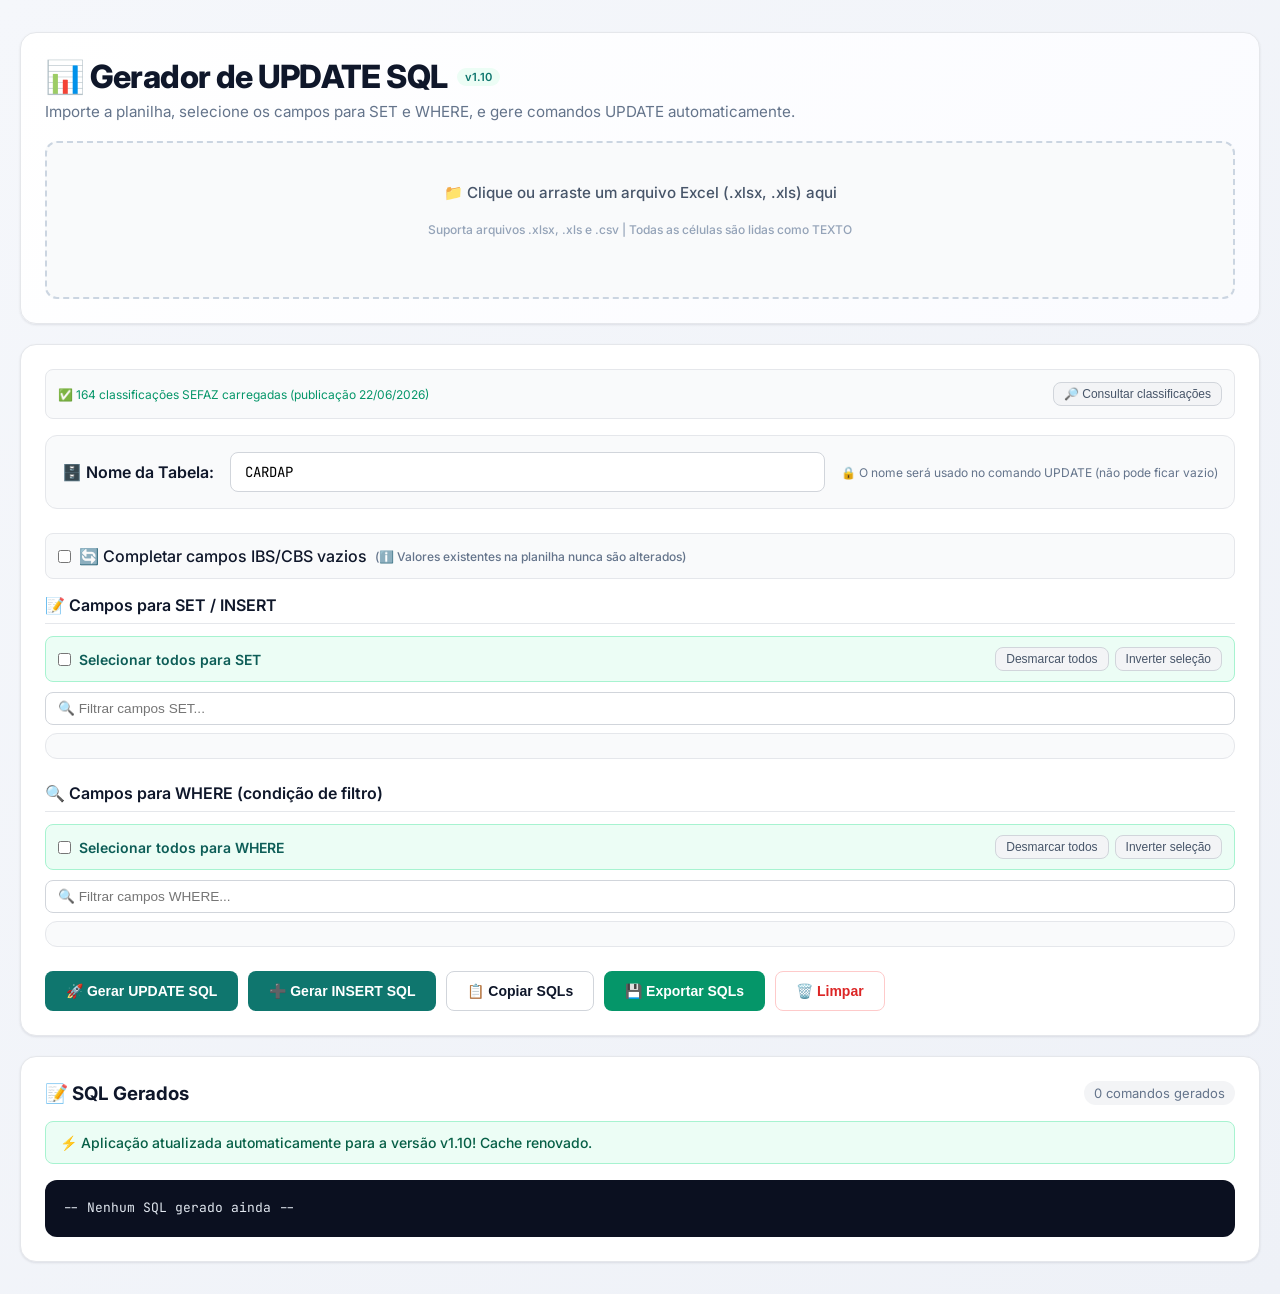
<file: index.html>
<!DOCTYPE html>
<html lang="pt-BR">

<head>
  <meta charset="UTF-8">
  <meta name="viewport" content="width=device-width, initial-scale=1.0">
  <meta http-equiv="Cache-Control" content="no-cache, no-store, must-revalidate">
  <meta http-equiv="Pragma" content="no-cache">
  <meta http-equiv="Expires" content="0">
  <title>Gerador de UPDATE SQL v1.10</title>
  <link rel="preconnect" href="https://fonts.googleapis.com">
  <link rel="preconnect" href="https://fonts.gstatic.com" crossorigin>
  <link
    href="https://fonts.googleapis.com/css2?family=Inter:wght@400;500;600;700;800&family=JetBrains+Mono:wght@400;500&display=swap"
    rel="stylesheet">
  <script src="https://cdn.sheetjs.com/xlsx-0.20.2/package/dist/xlsx.full.min.js"></script>
  <link rel="stylesheet" href="./styles.css?v=1.10">
</head>

<body>
  <div class="container">
    <header class="header">
      <h1>📊 Gerador de UPDATE SQL <span class="version-badge">v1.10</span></h1>
      <p>Importe a planilha, selecione os campos para SET e WHERE, e gere comandos UPDATE automaticamente.</p>
      <div class="upload-area" id="uploadArea">
        <p>📁 Clique ou arraste um arquivo Excel (.xlsx, .xls) aqui</p>
        <p style="font-size: 0.75rem; margin-top: 8px; color: #94a3b8;">Suporta arquivos .xlsx, .xls e .csv | Todas as
          células são lidas como TEXTO</p>
      </div>
    </header>

    <section class="config-panel">
      <div class="table-info" id="tableInfo">📊 Aguardando upload da planilha...</div>
      <div id="missingFieldsWarning" style="display: none;" class="warning-message"></div>
      <div id="statsPanel" class="stats-panel"></div>

      <div class="option-toggle">
        <span id="classTribStatus" style="color: var(--text-muted); font-size: 0.75rem;">Carregando tabela oficial SEFAZ…</span>
        <button type="button" class="btn-xs" id="openClassTribSearchBtn">🔎 Consultar classificações</button>
      </div>

      <div class="table-name-row">
        <label>🗄️ Nome da Tabela:</label>
        <input type="text" id="tableNameInput" placeholder="ex: CARDAP, produtos, clientes" value="CARDAP">
        <span style="font-size: 0.75rem; color: var(--text-muted);">🔒 O nome será usado no comando UPDATE (não pode
          ficar vazio)</span>
      </div>

      <div class="option-toggle">
        <label>
          <input type="checkbox" id="enableAutoFieldsToggle">
          <span>🔄 Completar campos IBS/CBS vazios</span>
          <span style="color: var(--text-muted); font-size: 0.75rem;">(ℹ️ Valores existentes na planilha nunca são alterados)</span>
        </label>
      </div>

      <div class="config-section">
        <h3>📝 Campos para SET / INSERT</h3>
        <div class="select-all" style="display: flex; justify-content: space-between; align-items: center; flex-wrap: wrap; gap: 10px;">
          <label><input type="checkbox" id="selectAllSet"> Selecionar todos para SET</label>
          <div style="display: flex; gap: 6px;">
            <button class="btn-xs" id="deselectAllSetBtn">Desmarcar todos</button>
            <button class="btn-xs" id="invertSetBtn">Inverter seleção</button>
          </div>
        </div>
        <div style="margin-bottom: 8px;">
          <input type="text" id="searchSetInput" placeholder="🔍 Filtrar campos SET..." class="search-input">
        </div>
        <div class="fields-grid" id="setFields"></div>
      </div>

      <div class="config-section">
        <h3>🔍 Campos para WHERE (condição de filtro)</h3>
        <div class="select-all" style="display: flex; justify-content: space-between; align-items: center; flex-wrap: wrap; gap: 10px;">
          <label><input type="checkbox" id="selectAllWhere"> Selecionar todos para WHERE</label>
          <div style="display: flex; gap: 6px;">
            <button class="btn-xs" id="deselectAllWhereBtn">Desmarcar todos</button>
            <button class="btn-xs" id="invertWhereBtn">Inverter seleção</button>
          </div>
        </div>
        <div style="margin-bottom: 8px;">
          <input type="text" id="searchWhereInput" placeholder="🔍 Filtrar campos WHERE..." class="search-input">
        </div>
        <div class="fields-grid" id="whereFields"></div>
      </div>

      <div class="actions-container">
        <button class="btn-primary" id="generateBtn">🚀 Gerar UPDATE SQL</button>
        <button class="btn-primary" id="generateInsertBtn">➕ Gerar INSERT SQL</button>
        <button class="btn-secondary" id="copyBtn">📋 Copiar SQLs</button>
        <button class="btn-success" id="exportBtn">💾 Exportar SQLs</button>
        <button class="btn-danger" id="clearBtn">🗑️ Limpar</button>
      </div>

      <div id="progressContainer" style="display: none; margin-top: 16px;">
        <div style="display: flex; justify-content: space-between; font-size: 0.8rem; margin-bottom: 4px; color: var(--text-muted);">
          <span id="progressText">Gerando SQLs...</span>
          <span id="progressPercent">0%</span>
        </div>
        <div style="background: var(--surface-3); height: 8px; border-radius: 4px; overflow: hidden;">
          <div id="progressBar" style="background: var(--primary); height: 100%; width: 0%; transition: width 0.1s ease;"></div>
        </div>
      </div>
    </section>

    <section class="output-area">
      <div class="sql-header">
        <h3>📝 SQL Gerados</h3>
        <span class="counter" id="sqlCounter">0 comandos gerados</span>
      </div>
      <section id="classTribValidationNotice" class="class-trib-validation-notice" hidden aria-live="polite"></section>
      <div class="status info" id="statusMsg">⚡ Configure o nome da tabela, os campos e clique em "Gerar UPDATE SQL"
      </div>
      <pre class="sql-content" id="sqlOutput">-- Nenhum SQL gerado ainda --</pre>
    </section>
  </div>

  <input type="file" id="fileInput" accept=".xlsx,.xls,.csv" style="display: none;">

  <!-- Modal de seleção de aba -->
  <div class="sheet-modal-overlay" id="sheetModalOverlay">
    <div class="sheet-modal">
      <h3>📑 Selecionar Aba da Planilha</h3>
      <p>O arquivo possui múltiplas abas. Escolha qual aba deseja usar para gerar os UPDATEs:</p>
      <div class="sheet-list" id="sheetList"></div>
      <div class="sheet-modal-actions">
        <button class="btn-secondary" id="sheetCancelBtn">Cancelar</button>
        <button class="btn-primary" id="sheetConfirmBtn">✅ Usar esta aba</button>
      </div>
    </div>
  </div>

  <div class="sheet-modal-overlay" id="classTribModalOverlay" role="dialog" aria-modal="true" aria-labelledby="classTribModalTitle">
    <div class="sheet-modal class-trib-modal">
      <h3 id="classTribModalTitle">🔎 Consulta de classificação tributária</h3>
      <p>Pesquise por CST, código ou palavras da descrição oficial SEFAZ.</p>
      <div class="class-trib-search-box">
        <span aria-hidden="true">🔎</span>
        <input type="search" id="classTribSearchInput" class="search-input" placeholder="Pesquisar por CST, código ou descrição — ex.: 200047, restaurante, 410" autocomplete="off">
      </div>
      <div id="classTribSearchSummary" class="class-trib-summary"></div>
      <div id="classTribSearchResults" class="class-trib-results"></div>
      <section id="classTribCalculator" class="class-trib-calculator" hidden></section>
      <div class="sheet-modal-actions">
        <button type="button" class="btn-secondary" id="backToClassTribSearchBtn" hidden>← Voltar à consulta</button>
        <button type="button" class="btn-secondary" id="closeClassTribModalBtn">Fechar</button>
      </div>
    </div>
  </div>

  <div class="sheet-modal-overlay" id="movNotaPasswordOverlay" role="dialog" aria-modal="true" aria-labelledby="movNotaPasswordTitle">
    <div class="sheet-modal password-modal">
      <h3 id="movNotaPasswordTitle">🔒 Senha necessária</h3>
      <p>Informe a senha para gerar o UPDATE de MOV_NOTA_ITEM.</p>
      <label class="password-field" for="movNotaPasswordInput">Senha
        <input type="password" id="movNotaPasswordInput" autocomplete="current-password">
      </label>
      <p id="movNotaPasswordMessage" class="password-message" aria-live="polite"></p>
      <div class="sheet-modal-actions">
        <button type="button" class="btn-secondary" id="cancelMovNotaPasswordBtn">Cancelar</button>
        <button type="button" class="btn-primary" id="confirmMovNotaPasswordBtn">Confirmar</button>
      </div>
    </div>
  </div>

  <div class="sheet-modal-overlay" id="classTribValidationModalOverlay" role="dialog" aria-modal="true" aria-labelledby="classTribValidationModalTitle">
    <div class="sheet-modal class-trib-validation-modal">
      <h3 id="classTribValidationModalTitle">⚠️ Classificações tributárias incompatíveis</h3>
      <p id="classTribValidationModalSummary"></p>
      <div id="classTribValidationModalList" class="class-trib-invalid-list"></div>
      <div class="sheet-modal-actions">
        <button type="button" class="btn-secondary" id="cancelClassTribValidationBtn">Cancelar</button>
        <button type="button" class="btn-primary" id="continueClassTribValidationBtn">Gerar mesmo assim</button>
      </div>
    </div>
  </div>

  <script src="./class-trib-data.js?v=1.10"></script>
  <script src="./class-trib-service.js?v=1.10"></script>
  <script src="./sql-statement-builder.js?v=1.10"></script>
  <script src="./app.js?v=1.10"></script>
</body>

</html>
</file>
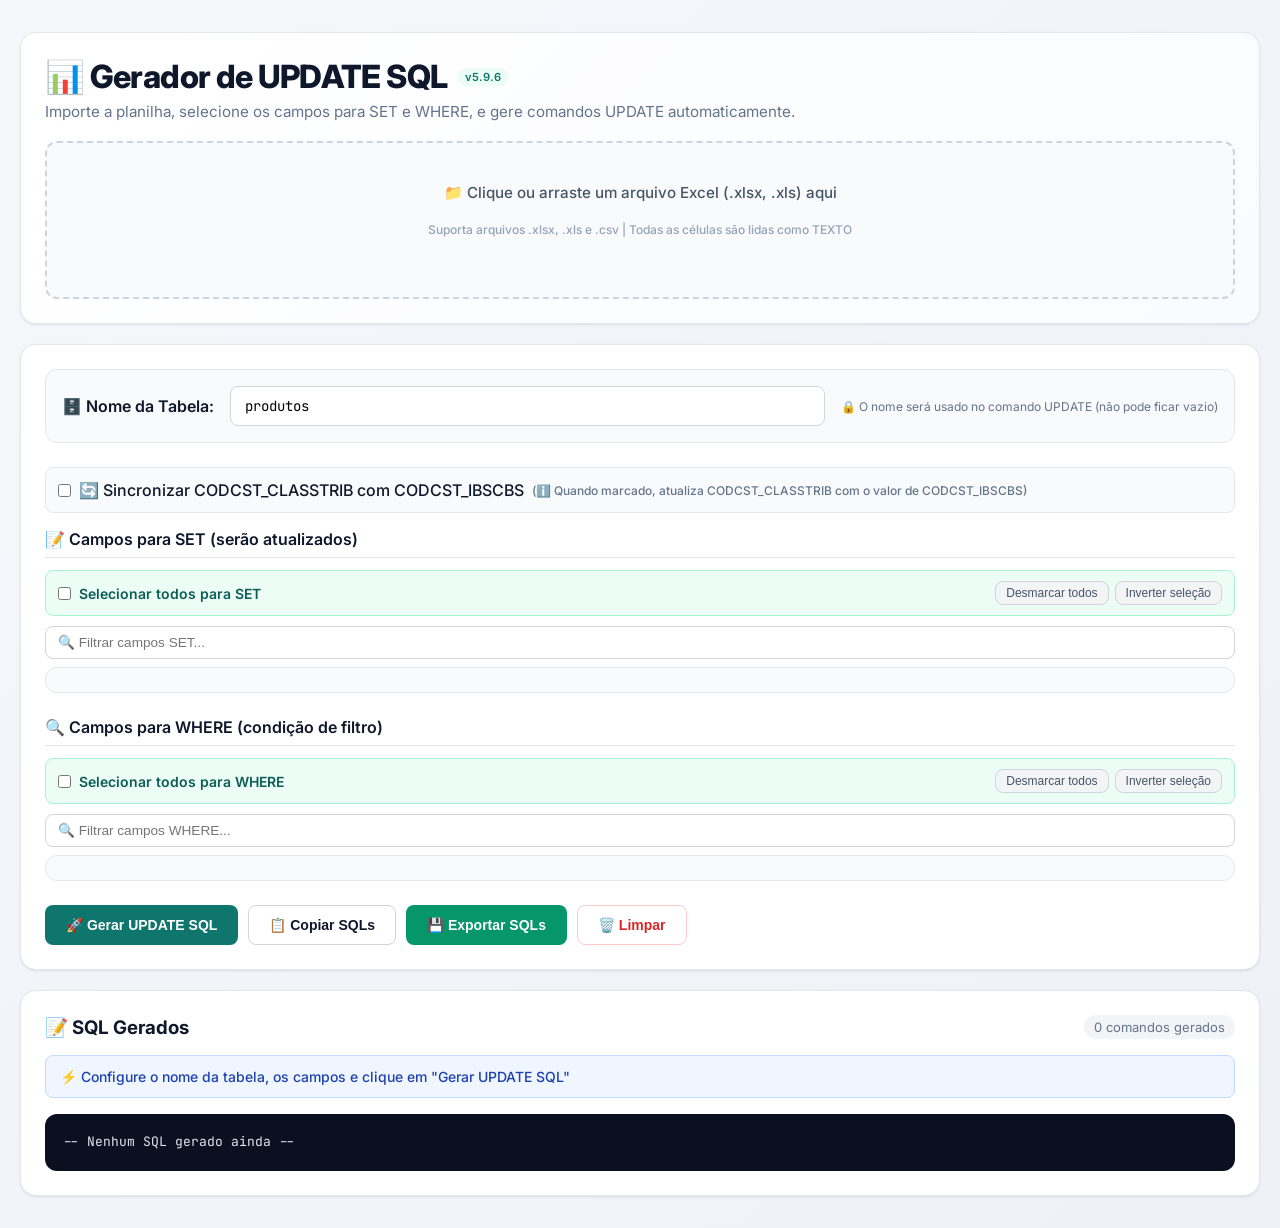
<file: gerador-update-sql - Auto_v5.9.6.html>
<!DOCTYPE html>
<html lang="pt-BR">

<head>
  <meta charset="UTF-8">
  <meta name="viewport" content="width=device-width, initial-scale=1.0">
  <title>Gerador de UPDATE SQL - FREGE v5.9.6</title>
  <link rel="preconnect" href="https://fonts.googleapis.com">
  <link rel="preconnect" href="https://fonts.gstatic.com" crossorigin>
  <link
    href="https://fonts.googleapis.com/css2?family=Inter:wght@400;500;600;700;800&family=JetBrains+Mono:wght@400;500&display=swap"
    rel="stylesheet">
  <script src="https://cdn.sheetjs.com/xlsx-0.20.2/package/dist/xlsx.full.min.js"></script>
  <style>
    :root {
      --bg: #f5f7fb;
      --surface: #ffffff;
      --surface-2: #f9fafb;
      --surface-3: #f3f4f6;
      --border: #e5e7eb;
      --border-strong: #d1d5db;
      --text: #0f172a;
      --text-muted: #64748b;
      --text-soft: #475569;
      --primary: #0f766e;
      --primary-hover: #0d5d57;
      --primary-soft: #ecfdf5;
      --success: #059669;
      --danger: #dc2626;
      --info: #0ea5e9;
      --warning: #f59e0b;
      --radius-sm: 8px;
      --radius: 12px;
      --radius-lg: 16px;
      --shadow-sm: 0 1px 2px rgba(15, 23, 42, .04), 0 1px 3px rgba(15, 23, 42, .06);
      --shadow: 0 4px 12px rgba(15, 23, 42, .06), 0 2px 4px rgba(15, 23, 42, .04);
      --shadow-lg: 0 20px 40px -12px rgba(15, 23, 42, .15);
      --font: 'Inter', -apple-system, BlinkMacSystemFont, 'Segoe UI', Roboto, sans-serif;
      --mono: 'JetBrains Mono', 'Fira Code', 'Courier New', monospace;
    }

    * {
      margin: 0;
      padding: 0;
      box-sizing: border-box;
    }

    body {
      font-family: var(--font);
      background: linear-gradient(135deg, #f5f7fb 0%, #eef1f7 100%);
      min-height: 100vh;
      padding: 32px 20px;
      color: var(--text);
    }

    .container {
      max-width: 1400px;
      margin: 0 auto;
      display: flex;
      flex-direction: column;
      gap: 20px;
    }

    .card,
    .header,
    .config-panel,
    .output-area {
      background: var(--surface);
      border: 1px solid var(--border);
      border-radius: var(--radius-lg);
      padding: 24px;
      box-shadow: var(--shadow-sm);
    }

    .header {
      background: linear-gradient(135deg, #ffffff 0%, #fafbff 100%);
      position: relative;
      overflow: hidden;
    }

    .header h1 {
      font-size: clamp(1.5rem, 2.5vw, 2rem);
      font-weight: 800;
      letter-spacing: -0.02em;
      color: var(--text);
      margin-bottom: 6px;
      display: flex;
      align-items: center;
      gap: 10px;
      flex-wrap: wrap;
    }

    .version-badge {
      background: var(--primary-soft);
      color: var(--primary);
      font-size: 0.7rem;
      font-weight: 600;
      padding: 2px 8px;
      border-radius: 20px;
      letter-spacing: normal;
    }

    .header p {
      color: var(--text-muted);
      font-size: 0.95rem;
      margin-bottom: 20px;
    }

    .upload-area {
      border: 2px dashed #cbd5e1;
      border-radius: var(--radius);
      padding: 40px 24px;
      text-align: center;
      background: var(--surface-2);
      cursor: pointer;
      transition: all .2s ease;
    }

    .upload-area:hover {
      border-color: var(--primary);
      background: var(--primary-soft);
      transform: translateY(-1px);
    }

    .upload-area.dragover {
      border-color: var(--primary);
      background: var(--primary-soft);
      box-shadow: 0 0 0 3px rgba(15, 118, 110, .25);
    }

    .upload-area p {
      color: var(--text-soft);
      font-weight: 500;
    }

    .config-section {
      margin-bottom: 24px;
    }

    .config-section h3 {
      font-size: 1rem;
      font-weight: 600;
      color: var(--text);
      margin-bottom: 12px;
      padding-bottom: 8px;
      border-bottom: 1px solid var(--border);
      display: flex;
      align-items: center;
      gap: 8px;
    }

    .table-name-row {
      background: var(--surface-2);
      padding: 16px;
      border-radius: var(--radius);
      margin-bottom: 24px;
      border: 1px solid var(--border);
      display: flex;
      align-items: center;
      gap: 16px;
      flex-wrap: wrap;
    }

    .table-name-row label {
      font-weight: 600;
      color: var(--text);
      display: flex;
      align-items: center;
      gap: 8px;
    }

    .table-name-row input {
      flex: 1;
      min-width: 250px;
      padding: 10px 14px;
      border: 1px solid var(--border-strong);
      border-radius: var(--radius-sm);
      font-family: var(--mono);
      font-size: 0.875rem;
      background: var(--surface);
      transition: all .2s ease;
    }

    .table-name-row input:focus {
      outline: none;
      border-color: var(--primary);
      box-shadow: 0 0 0 3px rgba(15, 118, 110, .1);
    }

    .table-name-row input.error-input {
      border-color: var(--danger);
      background-color: #fef2f2;
    }

    .search-input {
      width: 100%;
      padding: 8px 12px;
      border: 1px solid var(--border-strong);
      border-radius: var(--radius-sm);
      font-size: 0.85rem;
      background: var(--surface);
      transition: all .2s ease;
    }

    .search-input:focus {
      outline: none;
      border-color: var(--primary);
      box-shadow: 0 0 0 3px rgba(15, 118, 110, .1);
    }

    .btn-xs {
      background: var(--surface-3);
      border: 1px solid var(--border-strong);
      color: var(--text-soft);
      padding: 4px 10px;
      font-size: 0.75rem;
      border-radius: var(--radius-sm);
      cursor: pointer;
      font-weight: 500;
      transition: all .15s ease;
    }

    .btn-xs:hover {
      background: var(--border);
      color: var(--text);
    }

    .fields-grid {
      display: grid;
      grid-template-columns: repeat(auto-fill, minmax(220px, 1fr));
      gap: 8px;
      max-height: 320px;
      overflow-y: auto;
      padding: 12px;
      border: 1px solid var(--border);
      border-radius: var(--radius);
      background: var(--surface-2);
    }

    .field-checkbox {
      display: flex;
      align-items: center;
      gap: 8px;
      padding: 8px 10px;
      border-radius: var(--radius-sm);
      transition: background .15s ease;
      cursor: pointer;
    }

    .field-checkbox:hover {
      background: var(--surface-3);
    }

    .field-checkbox input {
      cursor: pointer;
      accent-color: var(--primary);
      width: 16px;
      height: 16px;
    }

    .field-checkbox label {
      cursor: pointer;
      font-size: 0.875rem;
      color: var(--text-soft);
      user-select: none;
      flex: 1;
    }

    .field-checkbox .auto-badge {
      color: var(--success);
      font-size: 0.6rem;
      font-weight: 600;
      background: var(--primary-soft);
      padding: 1px 8px;
      border-radius: 10px;
      margin-left: 4px;
    }

    .select-all {
      margin-bottom: 10px;
      padding: 10px 12px;
      background: var(--primary-soft);
      border: 1px solid #a7f3d0;
      border-radius: var(--radius-sm);
    }

    .select-all label {
      font-weight: 600;
      color: var(--primary-hover);
      cursor: pointer;
      display: inline-flex;
      align-items: center;
      gap: 8px;
      font-size: 0.875rem;
    }

    .actions-container {
      display: flex;
      gap: 10px;
      margin-top: 24px;
      flex-wrap: wrap;
    }

    .btn-primary,
    .btn-secondary,
    .btn-success,
    .btn-danger {
      display: inline-flex;
      align-items: center;
      justify-content: center;
      gap: 8px;
      padding: 11px 20px;
      border: 1px solid transparent;
      border-radius: var(--radius-sm);
      cursor: pointer;
      font-weight: 600;
      font-size: 0.875rem;
      transition: all .2s ease;
    }

    .btn-primary {
      background: var(--primary);
      color: #fff;
    }

    .btn-primary:hover {
      background: var(--primary-hover);
      transform: translateY(-1px);
      box-shadow: var(--shadow);
    }

    .btn-primary:disabled {
      background: #94a3b8;
      cursor: not-allowed;
      transform: none;
    }

    .btn-secondary {
      background: var(--surface);
      color: var(--text);
      border-color: var(--border-strong);
    }

    .btn-secondary:hover {
      background: var(--surface-3);
      transform: translateY(-1px);
    }

    .btn-success {
      background: var(--success);
      color: #fff;
    }

    .btn-success:hover {
      background: #047857;
      transform: translateY(-1px);
    }

    .btn-danger {
      background: var(--surface);
      color: var(--danger);
      border-color: #fecaca;
    }

    .btn-danger:hover {
      background: #fef2f2;
      border-color: var(--danger);
    }

    .sql-header {
      display: flex;
      justify-content: space-between;
      align-items: center;
      margin-bottom: 16px;
      flex-wrap: wrap;
      gap: 10px;
    }

    .sql-header .counter {
      font-size: 0.8125rem;
      color: var(--text-muted);
      background: var(--surface-3);
      padding: 4px 10px;
      border-radius: 999px;
    }

    .sql-content {
      background: #0b1020;
      color: #e2e8f0;
      padding: 18px;
      border-radius: var(--radius);
      font-family: var(--mono);
      font-size: 0.8125rem;
      line-height: 1.6;
      max-height: 500px;
      overflow: auto;
      white-space: pre-wrap;
      word-wrap: break-word;
    }

    .status {
      padding: 12px 14px;
      border-radius: var(--radius-sm);
      margin-bottom: 16px;
      font-size: 0.875rem;
      font-weight: 500;
      display: flex;
      align-items: center;
      gap: 8px;
    }

    .status.success {
      background: #ecfdf5;
      color: #065f46;
      border: 1px solid #a7f3d0;
    }

    .status.error {
      background: #fef2f2;
      color: #991b1b;
      border: 1px solid #fecaca;
    }

    .status.info {
      background: #eff6ff;
      color: #1e40af;
      border: 1px solid #bfdbfe;
    }

    .status.warning {
      background: #fef3c7;
      color: #92400e;
      border: 1px solid #fde68a;
    }

    .table-info {
      background: var(--surface-2);
      padding: 12px 14px;
      border-radius: var(--radius-sm);
      margin-bottom: 16px;
      font-size: 0.875rem;
      color: var(--text-soft);
      border: 1px solid var(--border);
      display: none;
    }

    .auto-fields-info {
      background: #fef3c7;
      color: #92400e;
      padding: 8px 12px;
      border-radius: var(--radius-sm);
      margin-bottom: 16px;
      font-size: 0.8125rem;
      border-left: 3px solid #f59e0b;
      display: none;
    }

    .option-toggle {
      background: var(--surface-2);
      padding: 12px;
      border-radius: var(--radius-sm);
      margin-bottom: 16px;
      display: flex;
      align-items: center;
      justify-content: space-between;
      flex-wrap: wrap;
      gap: 12px;
      border: 1px solid var(--border);
    }

    .option-toggle label {
      display: flex;
      align-items: center;
      gap: 8px;
      cursor: pointer;
      font-weight: 500;
    }

    .option-toggle label input[type="checkbox"]:disabled+span {
      opacity: 0.5;
      cursor: not-allowed;
    }

    .warning-message {
      background: #fef2f2;
      color: #dc2626;
      padding: 12px 16px;
      border-radius: var(--radius-sm);
      margin-bottom: 16px;
      border-left: 4px solid #dc2626;
      font-size: 0.875rem;
      font-weight: 500;
      display: flex;
      align-items: center;
      gap: 10px;
    }

    .warning-message::before {
      content: "⚠️";
      font-size: 1.1rem;
    }

    .stats-panel {
      background: var(--surface-2);
      padding: 12px;
      border-radius: var(--radius-sm);
      margin-bottom: 16px;
      font-size: 0.75rem;
      color: var(--text-muted);
      border: 1px solid var(--border);
      display: none;
    }

    .stats-panel span {
      font-weight: 600;
      color: var(--primary);
    }

    .hidden-file-input {
      display: none;
    }

    .empty-fields-message {
      text-align: center;
      padding: 30px 20px;
      color: var(--text-muted);
      font-size: 0.95rem;
    }

    .empty-fields-message span {
      font-size: 2rem;
      display: block;
      margin-bottom: 10px;
    }

    /* Modal de seleção de aba */
    .sheet-modal-overlay {
      display: none;
      position: fixed;
      inset: 0;
      background: rgba(15, 23, 42, .45);
      backdrop-filter: blur(4px);
      z-index: 1000;
      justify-content: center;
      align-items: center;
      animation: fadeIn .2s ease;
    }

    .sheet-modal-overlay.active {
      display: flex;
    }

    @keyframes fadeIn {
      from {
        opacity: 0;
      }

      to {
        opacity: 1;
      }
    }

    @keyframes slideUp {
      from {
        opacity: 0;
        transform: translateY(20px);
      }

      to {
        opacity: 1;
        transform: translateY(0);
      }
    }

    .sheet-modal {
      background: var(--surface);
      border-radius: var(--radius-lg);
      box-shadow: var(--shadow-lg);
      padding: 28px;
      max-width: 480px;
      width: 90%;
      animation: slideUp .25s ease;
    }

    .sheet-modal h3 {
      font-size: 1.1rem;
      font-weight: 700;
      margin-bottom: 6px;
      display: flex;
      align-items: center;
      gap: 8px;
    }

    .sheet-modal p {
      color: var(--text-muted);
      font-size: 0.85rem;
      margin-bottom: 16px;
    }

    .sheet-list {
      display: flex;
      flex-direction: column;
      gap: 6px;
      max-height: 300px;
      overflow-y: auto;
      margin-bottom: 20px;
    }

    .sheet-item {
      display: flex;
      align-items: center;
      gap: 10px;
      padding: 12px 14px;
      border: 2px solid var(--border);
      border-radius: var(--radius-sm);
      cursor: pointer;
      transition: all .15s ease;
      background: var(--surface);
    }

    .sheet-item:hover {
      border-color: var(--primary);
      background: var(--primary-soft);
    }

    .sheet-item.selected {
      border-color: var(--primary);
      background: var(--primary-soft);
      box-shadow: 0 0 0 3px rgba(15, 118, 110, .15);
    }

    .sheet-item input[type="radio"] {
      accent-color: var(--primary);
      width: 16px;
      height: 16px;
      cursor: pointer;
    }

    .sheet-item label {
      cursor: pointer;
      flex: 1;
      font-size: 0.9rem;
      font-weight: 500;
    }

    .sheet-item .sheet-rows-badge {
      font-size: 0.7rem;
      color: var(--text-muted);
      background: var(--surface-3);
      padding: 2px 8px;
      border-radius: 10px;
    }

    .sheet-modal-actions {
      display: flex;
      gap: 10px;
      justify-content: flex-end;
    }

    @media (max-width: 640px) {
      body {
        padding: 16px 12px;
      }

      .table-name-row {
        flex-direction: column;
        align-items: stretch;
      }

      .table-name-row input {
        min-width: auto;
      }
    }
  </style>
</head>

<body>
  <div class="container">
    <header class="header">
      <h1>📊 Gerador de UPDATE SQL <span class="version-badge">v5.9.6</span></h1>
      <p>Importe a planilha, selecione os campos para SET e WHERE, e gere comandos UPDATE automaticamente.</p>
      <div class="upload-area" id="uploadArea">
        <p>📁 Clique ou arraste um arquivo Excel (.xlsx, .xls) aqui</p>
        <p style="font-size: 0.75rem; margin-top: 8px; color: #94a3b8;">Suporta arquivos .xlsx, .xls e .csv | Todas as
          células são lidas como TEXTO</p>
      </div>
    </header>

    <section class="config-panel">
      <div class="table-info" id="tableInfo">📊 Aguardando upload da planilha...</div>
      <div id="missingFieldsWarning" style="display: none;" class="warning-message"></div>
      <div id="statsPanel" class="stats-panel"></div>

      <div class="table-name-row">
        <label>🗄️ Nome da Tabela:</label>
        <input type="text" id="tableNameInput" placeholder="ex: produtos, clientes, vendas" value="produtos">
        <span style="font-size: 0.75rem; color: var(--text-muted);">🔒 O nome será usado no comando UPDATE (não pode
          ficar vazio)</span>
      </div>

      <div class="option-toggle">
        <label>
          <input type="checkbox" id="enableAutoFieldsToggle">
          <span>🔄 Sincronizar CODCST_CLASSTRIB com CODCST_IBSCBS</span>
          <span style="color: var(--text-muted); font-size: 0.75rem;">(ℹ️ Quando marcado, atualiza CODCST_CLASSTRIB com
            o valor de CODCST_IBSCBS)</span>
        </label>
      </div>

      <div class="config-section">
        <h3>📝 Campos para SET (serão atualizados)</h3>
        <div class="select-all" style="display: flex; justify-content: space-between; align-items: center; flex-wrap: wrap; gap: 10px;">
          <label><input type="checkbox" id="selectAllSet"> Selecionar todos para SET</label>
          <div style="display: flex; gap: 6px;">
            <button class="btn-xs" id="deselectAllSetBtn">Desmarcar todos</button>
            <button class="btn-xs" id="invertSetBtn">Inverter seleção</button>
          </div>
        </div>
        <div style="margin-bottom: 8px;">
          <input type="text" id="searchSetInput" placeholder="🔍 Filtrar campos SET..." class="search-input">
        </div>
        <div class="fields-grid" id="setFields"></div>
      </div>

      <div class="config-section">
        <h3>🔍 Campos para WHERE (condição de filtro)</h3>
        <div class="select-all" style="display: flex; justify-content: space-between; align-items: center; flex-wrap: wrap; gap: 10px;">
          <label><input type="checkbox" id="selectAllWhere"> Selecionar todos para WHERE</label>
          <div style="display: flex; gap: 6px;">
            <button class="btn-xs" id="deselectAllWhereBtn">Desmarcar todos</button>
            <button class="btn-xs" id="invertWhereBtn">Inverter seleção</button>
          </div>
        </div>
        <div style="margin-bottom: 8px;">
          <input type="text" id="searchWhereInput" placeholder="🔍 Filtrar campos WHERE..." class="search-input">
        </div>
        <div class="fields-grid" id="whereFields"></div>
      </div>

      <div class="actions-container">
        <button class="btn-primary" id="generateBtn">🚀 Gerar UPDATE SQL</button>
        <button class="btn-secondary" id="copyBtn">📋 Copiar SQLs</button>
        <button class="btn-success" id="exportBtn">💾 Exportar SQLs</button>
        <button class="btn-danger" id="clearBtn">🗑️ Limpar</button>
      </div>

      <div id="progressContainer" style="display: none; margin-top: 16px;">
        <div style="display: flex; justify-content: space-between; font-size: 0.8rem; margin-bottom: 4px; color: var(--text-muted);">
          <span id="progressText">Gerando SQLs...</span>
          <span id="progressPercent">0%</span>
        </div>
        <div style="background: var(--surface-3); height: 8px; border-radius: 4px; overflow: hidden;">
          <div id="progressBar" style="background: var(--primary); height: 100%; width: 0%; transition: width 0.1s ease;"></div>
        </div>
      </div>
    </section>

    <section class="output-area">
      <div class="sql-header">
        <h3>📝 SQL Gerados</h3>
        <span class="counter" id="sqlCounter">0 comandos gerados</span>
      </div>
      <div class="status info" id="statusMsg">⚡ Configure o nome da tabela, os campos e clique em "Gerar UPDATE SQL"
      </div>
      <pre class="sql-content" id="sqlOutput">-- Nenhum SQL gerado ainda --</pre>
    </section>
  </div>

  <input type="file" id="fileInput" accept=".xlsx,.xls,.csv" style="display: none;">

  <!-- Modal de seleção de aba -->
  <div class="sheet-modal-overlay" id="sheetModalOverlay">
    <div class="sheet-modal">
      <h3>📑 Selecionar Aba da Planilha</h3>
      <p>O arquivo possui múltiplas abas. Escolha qual aba deseja usar para gerar os UPDATEs:</p>
      <div class="sheet-list" id="sheetList"></div>
      <div class="sheet-modal-actions">
        <button class="btn-secondary" id="sheetCancelBtn">Cancelar</button>
        <button class="btn-primary" id="sheetConfirmBtn">✅ Usar esta aba</button>
      </div>
    </div>
  </div>

  <script>
    // ============================================
    // Gerador de UPDATE SQL - v5.9.6
    // ============================================

    let excelData = [];
    let headers = [];
    let currentTableName = 'produtos';
    let generatedSQLs = [];
    let isGenerating = false;
    let originalFileName = '';
    let currentWorkbook = null;
    let currentFile = null;

    let planilhaStats = {
      totalRegistros: 0,
      camposEncontrados: [],
      temClasstrib: false,
      temIbscbs: false,
      temClasstribIbscbs: false,
      camposAusentes: []
    };

    // ============================================
    // MAPEAMENTO DE ALÍQUOTAS
    // ============================================
    const ALIQUOTAS_MAP = {
      '000|000001': {
        ALIQ_CBS: '0.9',
        ALIQ_EFETIVA_CBS: '0.9',
        REDUCAO_ALIQ_CBS: '0',
        ALIQ_IBS_UF: '0.1',
        ALIQ_EFETIVA_IBS_UF: '0.1',
        REDUCAO_ALIQ_IBS_UF: '0',
        ALIQ_IBS_MUN: '0',
        ALIQ_EFETIVA_IBS_MUN: '0',
        REDUCAO_ALIQ_IBS_MUN: '0'
      },
      '200|200047': {
        ALIQ_CBS: '0.9',
        ALIQ_EFETIVA_CBS: '0.54',
        REDUCAO_ALIQ_CBS: '40',
        ALIQ_IBS_UF: '0.1',
        ALIQ_EFETIVA_IBS_UF: '0.06',
        REDUCAO_ALIQ_IBS_UF: '40',
        ALIQ_IBS_MUN: '0',
        ALIQ_EFETIVA_IBS_MUN: '0',
        REDUCAO_ALIQ_IBS_MUN: '40'
      },
      '410|410019': {
        ALIQ_CBS: '0',
        ALIQ_EFETIVA_CBS: '0',
        REDUCAO_ALIQ_CBS: '0',
        ALIQ_IBS_UF: '0',
        ALIQ_EFETIVA_IBS_UF: '0',
        REDUCAO_ALIQ_IBS_UF: '0',
        ALIQ_IBS_MUN: '0',
        ALIQ_EFETIVA_IBS_MUN: '0',
        REDUCAO_ALIQ_IBS_MUN: '0',
        CODNATOPERACAOSAI: '5102'
      },
      '410|410020': {
        ALIQ_CBS: '0',
        ALIQ_EFETIVA_CBS: '0',
        REDUCAO_ALIQ_CBS: '0',
        ALIQ_IBS_UF: '0.1',
        ALIQ_EFETIVA_IBS_UF: '0.1',
        REDUCAO_ALIQ_IBS_UF: '0',
        ALIQ_IBS_MUN: '0',
        ALIQ_EFETIVA_IBS_MUN: '0',
        REDUCAO_ALIQ_IBS_MUN: '0'
      },
      '410|410999': {
        ALIQ_CBS: '0',
        ALIQ_EFETIVA_CBS: '0',
        REDUCAO_ALIQ_CBS: '0',
        ALIQ_IBS_UF: '0',
        ALIQ_EFETIVA_IBS_UF: '0',
        REDUCAO_ALIQ_IBS_UF: '0',
        ALIQ_IBS_MUN: '0',
        ALIQ_EFETIVA_IBS_MUN: '0',
        REDUCAO_ALIQ_IBS_MUN: '0'
      }
    };

    const CAMPOS_ALIQUOTA = [
      'ALIQ_CBS',
      'ALIQ_EFETIVA_CBS',
      'REDUCAO_ALIQ_CBS',
      'ALIQ_IBS_UF',
      'ALIQ_EFETIVA_IBS_UF',
      'REDUCAO_ALIQ_IBS_UF',
      'ALIQ_IBS_MUN',
      'ALIQ_IBS_MU',
      'ALIQ_EFETIVA_IBS_MUN',
      'ALIQ_EFETIVA_IBS_MU',
      'REDUCAO_ALIQ_IBS_MUN',
      'REDUCAO_ALIQ_IBS_MU'
    ];

    function ehCampoAliquota(nomeCampo) {
      if (!nomeCampo) return false;
      const upper = nomeCampo.toUpperCase();
      return CAMPOS_ALIQUOTA.includes(upper);
    }

    function ehCampoSyncIbscbs(nomeCampo) {
      if (!nomeCampo) return false;
      const upper = nomeCampo.toUpperCase();
      return ehAliasIbscbs(upper) || ehAliasClasstrib(upper) || ehCampoAliquota(upper);
    }

    function obterValorAliquota(aliquotasObj, nomeCampo) {
      if (!aliquotasObj || !nomeCampo) return undefined;
      const upper = nomeCampo.toUpperCase();
      if (aliquotasObj[upper] !== undefined) return aliquotasObj[upper];

      if (upper === 'REDUCAO_ALIQ_IBS_MU' && aliquotasObj['REDUCAO_ALIQ_IBS_MUN'] !== undefined) {
        return aliquotasObj['REDUCAO_ALIQ_IBS_MUN'];
      }
      if (upper === 'ALIQ_IBS_MU' && aliquotasObj['ALIQ_IBS_MUN'] !== undefined) {
        return aliquotasObj['ALIQ_IBS_MUN'];
      }
      if (upper === 'ALIQ_EFETIVA_IBS_MU' && aliquotasObj['ALIQ_EFETIVA_IBS_MUN'] !== undefined) {
        return aliquotasObj['ALIQ_EFETIVA_IBS_MUN'];
      }
      return undefined;
    }

    // ============================================
    // FUNÇÕES AUXILIARES E SANITIZAÇÃO
    // ============================================
    function cleanString(val) {
      if (val === undefined || val === null) return '';
      return String(val).replace(/[\u00A0\u1680\u180E\u2000-\u200B\u202F\u205F\u3000\uFEFF]/g, ' ').trim();
    }

    function formatarCST(codigo) {
      if (codigo === undefined || codigo === null || codigo === '') return '';
      let strCodigo = cleanString(codigo).replace(/^['"]|['"]$/g, '');
      if (strCodigo === '') return '';
      const mapeamentoCST = {
        '0': '000', '00': '000', '000': '000',
        '20': '020', '020': '020',
        '40': '040', '040': '040',
        '41': '041', '041': '041',
        '60': '060', '060': '060'
      };
      if (mapeamentoCST[strCodigo]) return mapeamentoCST[strCodigo];
      if (/^\d+$/.test(strCodigo)) {
        if (strCodigo.length === 1) return '00' + strCodigo;
        if (strCodigo.length === 2) return '0' + strCodigo;
        if (strCodigo.length === 3) return strCodigo;
        if (strCodigo.length > 3) return strCodigo.substring(0, 3);
      }
      return strCodigo;
    }

    function deveFormatarCST(nomeCampo) {
      return nomeCampo === 'CST' || nomeCampo.toUpperCase() === 'CST';
    }

    const ALIASES_CODCST_IBSCBS = [
      'CODCST_IBSCBS',
      'CODCST_IBS_CBS',
      'CODCSTIBSCBS',
      'CODCST_IBS',
      'CST_IBSCBS',
      'CST_IBS_CBS',
      'CST_IBS',
      'CSTIBSCBS',
      'IBSCBS',
      'IBS_CBS'
    ];

    const ALIASES_CODCST_CLASSTRIB = [
      'CODCST_CLASSTRIB',
      'CODCST_CLASSTRIB_IBSCBS',
      'CODCST_CLASSTRIB_IBS_CBS',
      'CODCST_CLASS_TRIB',
      'CODCST_CLASSTRIB_IBS',
      'COD_CLASSTRIB',
      'CLASSTRIB_IBSCBS',
      'CLASSTRIB_IBS_CBS',
      'CLASSTRIB',
      'CODCLASSTRIB',
      'CLASS_TRIB',
      'CLASSTRIB_IBS'
    ];

    function ehAliasIbscbs(nomeCampo) {
      if (!nomeCampo) return false;
      return ALIASES_CODCST_IBSCBS.includes(nomeCampo.toUpperCase());
    }

    function ehAliasClasstrib(nomeCampo) {
      if (!nomeCampo) return false;
      return ALIASES_CODCST_CLASSTRIB.includes(nomeCampo.toUpperCase());
    }

    function campoExisteNaPlanilha(nomeCampo) {
      if (!nomeCampo) return false;
      const upper = nomeCampo.toUpperCase();
      if (headers.some(h => h.toUpperCase() === upper)) return true;
      if (ehAliasIbscbs(upper)) return headers.some(h => ehAliasIbscbs(h));
      if (ehAliasClasstrib(upper)) return headers.some(h => ehAliasClasstrib(h));
      return false;
    }

    function normalizarValorCodcst(nomeCampo, valor) {
      if (valor === undefined || valor === null || valor === '') return valor;
      const campo = nomeCampo.toUpperCase();
      let tamanho = 0;
      if (ehAliasIbscbs(campo)) tamanho = 3;
      else if (ehAliasClasstrib(campo)) tamanho = 6;
      if (tamanho === 0) return valor;
      let str = cleanString(valor).replace(/^['"]|['"]$/g, '');
      if (/^\d+\.0+$/.test(str)) str = str.replace(/\.0+$/, '');
      if (/^\d+$/.test(str)) return str.padStart(tamanho, '0');
      return str;
    }

    function getValorCampo(row, campoNome) {
      if (!campoNome) return undefined;
      const upper = campoNome.toUpperCase();

      let colIndex = headers.findIndex(h => h.toUpperCase() === upper);

      if (colIndex === -1) {
        if (ehAliasIbscbs(upper)) {
          colIndex = headers.findIndex(h => ehAliasIbscbs(h));
        } else if (ehAliasClasstrib(upper)) {
          colIndex = headers.findIndex(h => ehAliasClasstrib(h));
        }
      }

      if (colIndex === -1) return undefined;
      let value = row[colIndex];
      if (value !== undefined && value !== null && String(value).trim() !== '') {
        return normalizarValorCodcst(campoNome, String(value).trim());
      }
      return undefined;
    }

    function getAliquotasPorCombinacao(ibscbs, classtrib) {
      const ibs = normalizarValorCodcst('CODCST_IBSCBS', ibscbs) || '';
      const cls = normalizarValorCodcst('CODCST_CLASSTRIB_IBSCBS', classtrib) || '';
      const key = `${ibs}|${cls}`;
      if (ALIQUOTAS_MAP[key]) {
        return ALIQUOTAS_MAP[key];
      }
      return null;
    }

    function formatValue(value) {
      if (value === undefined || value === null || value === '') return 'NULL';
      let strValue = cleanString(value);
      if (strValue === '') return 'NULL';
      return `'${strValue.replace(/'/g, "''")}'`;
    }

    function escapeIdentifier(identifier) {
      if (!identifier) return '';
      if (/[^a-zA-Z0-9_]/.test(identifier)) {
        return `"${identifier.replace(/"/g, '""')}"`;
      }
      return identifier;
    }

    function escapeHtml(str) {
      if (!str) return '';
      return str.replace(/&/g, '&amp;').replace(/</g, '&lt;').replace(/>/g, '&gt;').replace(/"/g, '&quot;').replace(/'/g, '&#39;');
    }

    // ============================================
    // ANÁLISE DA PLANILHA
    // ============================================
    function analisarPlanilha() {
      planilhaStats.totalRegistros = excelData.length;
      planilhaStats.camposEncontrados = [...headers];
      planilhaStats.temIbscbs = headers.some(h => ehAliasIbscbs(h));
      planilhaStats.temClasstrib = headers.some(h => ehAliasClasstrib(h));
      planilhaStats.temClasstribIbscbs = headers.some(h => h.toUpperCase() === 'CODCST_CLASSTRIB_IBSCBS' || h.toUpperCase() === 'CODCST_CLASSTRIB_IBS_CBS');
      planilhaStats.camposAusentes = CAMPOS_ALIQUOTA.filter(campo => !campoExisteNaPlanilha(campo));

      const nomeIbscbs = headers.find(h => ehAliasIbscbs(h)) || 'CODCST_IBSCBS';
      const nomeClasstrib = headers.find(h => ehAliasClasstrib(h)) || 'CODCST_CLASSTRIB';

      const statsPanel = document.getElementById('statsPanel');
      statsPanel.style.display = 'block';
      statsPanel.innerHTML = `
      📊 <strong>Análise da planilha:</strong><br>
      • Total de registros: <span>${planilhaStats.totalRegistros}</span><br>
      • Campos encontrados: <span>${planilhaStats.camposEncontrados.length}</span><br>
      • CST IBSCBS presente: <span>${planilhaStats.temIbscbs ? `✅ Sim (${escapeHtml(nomeIbscbs)})` : '❌ Não'}</span><br>
      • CLASSTRIB presente: <span>${planilhaStats.temClasstrib ? `✅ Sim (${escapeHtml(nomeClasstrib)})` : '❌ Não'}</span><br>
      ${planilhaStats.camposAusentes.length > 0 ? `• Campos de alíquota não presentes na planilha (não serão incluídos): <span style="color: #64748b;">${planilhaStats.camposAusentes.length}</span>` : '• Todos os campos de alíquota estão presentes ✅'}
    `;

      const syncToggle = document.getElementById('enableAutoFieldsToggle');
      if (planilhaStats.temIbscbs) {
        syncToggle.disabled = false;
      } else {
        syncToggle.disabled = true;
        syncToggle.checked = false;
      }
    }

    // ============================================
    // RENDERIZAÇÃO DOS CAMPOS
    // ============================================
    function renderFieldSelectors() {
      const syncEnabled = document.getElementById('enableAutoFieldsToggle').checked;

      setFieldsDiv.innerHTML = '';
      if (headers.length === 0) {
        setFieldsDiv.innerHTML = `
        <div class="empty-fields-message">
          <span>📂</span>
          Nenhum campo disponível<br>
          <small style="color: #94a3b8;">Carregue a planilha para ver os campos</small>
        </div>
      `;
        return;
      }

      headers.forEach(header => {
        const div = document.createElement('div');
        div.className = 'field-checkbox';
        let labelHtml = escapeHtml(header);

        if (syncEnabled && ehCampoAliquota(header)) {
          labelHtml += ` <span class="auto-badge">auto</span>`;
        }

        div.innerHTML = `
        <input type="checkbox" class="set-checkbox" value="${escapeHtml(header)}" id="set_${escapeHtml(header)}">
        <label for="set_${escapeHtml(header)}">${labelHtml}</label>
      `;
        setFieldsDiv.appendChild(div);
      });

      whereFieldsDiv.innerHTML = '';
      headers.forEach(header => {
        const div = document.createElement('div');
        div.className = 'field-checkbox';
        div.innerHTML = `
        <input type="checkbox" class="where-checkbox" value="${escapeHtml(header)}" id="where_${escapeHtml(header)}">
        <label for="where_${escapeHtml(header)}">${escapeHtml(header)}</label>
      `;
        whereFieldsDiv.appendChild(div);
      });

      const EXCLUDED_SET_FIELDS = ['CODEMP', 'CAT_COD', 'CAT_DESCR', 'PROD_COD', 'PROD_DESCR'];
      const defaultWhereFields = ['CODEMP', 'CAT_COD', 'PROD_COD'];

      document.querySelectorAll('.where-checkbox').forEach(cb => {
        cb.checked = defaultWhereFields.includes(cb.value.toUpperCase());
      });

      if (syncEnabled) {
        document.querySelectorAll('.set-checkbox').forEach(cb => {
          cb.checked = ehCampoSyncIbscbs(cb.value);
        });
      } else {
        document.querySelectorAll('.set-checkbox').forEach(cb => {
          cb.checked = !EXCLUDED_SET_FIELDS.includes(cb.value.toUpperCase());
        });
      }

      updateSelectAllStates();
      filterFields('setFields', 'searchSetInput');
      filterFields('whereFields', 'searchWhereInput');
    }

    function updateSelectAllStates() {
      const EXCLUDED_SET_FIELDS = ['CODEMP', 'CAT_COD', 'CAT_DESCR', 'PROD_COD', 'PROD_DESCR'];
      const setCheckboxes = Array.from(document.querySelectorAll('.set-checkbox'));
      const whereCheckboxes = Array.from(document.querySelectorAll('.where-checkbox'));

      const eligibleSetCheckboxes = setCheckboxes.filter(cb => !EXCLUDED_SET_FIELDS.includes(cb.value.toUpperCase()));
      if (eligibleSetCheckboxes.length) {
        selectAllSet.checked = eligibleSetCheckboxes.every(cb => cb.checked);
      }
      if (whereCheckboxes.length) {
        selectAllWhere.checked = whereCheckboxes.every(cb => cb.checked);
      }
    }

    function filterFields(gridId, searchInputId) {
      const input = document.getElementById(searchInputId);
      const grid = document.getElementById(gridId);
      if (!input || !grid) return;
      const term = input.value.trim().toLowerCase();
      const items = grid.querySelectorAll('.field-checkbox');
      items.forEach(item => {
        const text = item.textContent.toLowerCase();
        if (!term || text.includes(term)) {
          item.style.display = 'flex';
        } else {
          item.style.display = 'none';
        }
      });
    }

    function getSelectedSetFields() {
      const selected = [];
      document.querySelectorAll('.set-checkbox:checked').forEach(cb => selected.push(cb.value));
      return selected;
    }

    function getSelectedWhereFields() {
      const selected = [];
      document.querySelectorAll('.where-checkbox:checked').forEach(cb => selected.push(cb.value));
      return selected;
    }

    // ============================================
    // PROCESSAMENTO DO ARQUIVO
    // ============================================
    function processFile(file) {
      console.log('Processando arquivo:', file.name);
      showStatus('info', '📂 Processando arquivo...');
      currentFile = file;

      const reader = new FileReader();
      reader.onload = function (e) {
        try {
          const data = new Uint8Array(e.target.result);
          currentWorkbook = XLSX.read(data, { type: 'array' });
          const sheetNames = currentWorkbook.SheetNames;

          if (sheetNames.length === 0) {
            showStatus('error', '❌ Nenhuma aba encontrada no arquivo.');
            return;
          }

          if (sheetNames.length === 1) {
            processSheet(sheetNames[0]);
            return;
          }

          showSheetSelector(sheetNames);

        } catch (error) {
          console.error('Erro:', error);
          showStatus('error', '❌ Erro ao processar o arquivo.');
        }
      };

      reader.onerror = function () {
        showStatus('error', '❌ Erro ao ler o arquivo');
      };

      reader.readAsArrayBuffer(file);
    }

    function showSheetSelector(sheetNames) {
      const sheetList = document.getElementById('sheetList');
      sheetList.innerHTML = '';

      sheetNames.forEach((name, index) => {
        const sheet = currentWorkbook.Sheets[name];
        const jsonPreview = XLSX.utils.sheet_to_json(sheet, { header: 1, defval: '', raw: false });
        const rowCount = Math.max(0, jsonPreview.length - 1);

        const item = document.createElement('div');
        item.className = `sheet-item${index === 0 ? ' selected' : ''}`;
        item.innerHTML = `
          <input type="radio" name="sheetSelect" value="${escapeHtml(name)}" id="sheet_${index}" ${index === 0 ? 'checked' : ''}>
          <label for="sheet_${index}">📄 ${escapeHtml(name)}</label>
          <span class="sheet-rows-badge">${rowCount} registro${rowCount !== 1 ? 's' : ''}</span>
        `;

        item.addEventListener('click', () => {
          sheetList.querySelectorAll('.sheet-item').forEach(el => el.classList.remove('selected'));
          item.classList.add('selected');
          item.querySelector('input[type="radio"]').checked = true;
        });

        sheetList.appendChild(item);
      });

      document.getElementById('sheetModalOverlay').classList.add('active');
      showStatus('info', `📑 Arquivo possui ${sheetNames.length} abas. Selecione qual deseja usar.`);
    }

    function processSheet(sheetName) {
      try {
        document.getElementById('sheetModalOverlay').classList.remove('active');

        const sheet = currentWorkbook.Sheets[sheetName];
        if (!sheet) {
          showStatus('error', `❌ Aba "${sheetName}" não encontrada.`);
          return;
        }

        const jsonData = XLSX.utils.sheet_to_json(sheet, {
          header: 1,
          defval: '',
          raw: false
        });

        if (jsonData.length < 2) {
          showStatus('error', 'A planilha precisa ter pelo menos cabeçalho e uma linha de dados');
          return;
        }

        let rawHeaders = jsonData[0].map(h => String(h || '').trim());
        const dataRows = jsonData.slice(1);

        const primeiroCabecalhoVazio = rawHeaders.length > 0 && rawHeaders[0] === '';
        const temDadosPrimeiraColuna = dataRows.some(r => r[0] !== undefined && r[0] !== null && String(r[0]).trim() !== '');
        const segundoEhCampoConhecido = rawHeaders.slice(1).some(h => {
          const u = h.toUpperCase();
          return ['CODEMP', 'CAT_COD', 'PROD_COD', 'CAT_DESCR', 'PROD_DESCR', 'ALIQUOTA', 'CST', 'NCM'].includes(u);
        });

        let realinhouCabecalho = false;
        if (primeiroCabecalhoVazio && temDadosPrimeiraColuna && segundoEhCampoConhecido) {
          console.warn('⚠️ Detectado A1 em branco e cabeçalhos deslocados. Realinhando automaticamente...');
          rawHeaders.shift();
          realinhouCabecalho = true;
        }

        const validRawHeaders = rawHeaders.filter(h => h !== '');

        const headerMap = {};
        headers = [];
        validRawHeaders.forEach(h => {
          if (!headerMap[h.toUpperCase()]) {
            headerMap[h.toUpperCase()] = true;
            headers.push(h);
          }
        });

        excelData = [];
        for (let i = 1; i < jsonData.length; i++) {
          const row = jsonData[i];
          const hasData = row.some(cell => cell !== undefined && cell !== null && String(cell).trim() !== '');
          if (hasData) {
            const processedRow = [];
            for (let j = 0; j < headers.length; j++) {
              let colIndex = rawHeaders.findIndex(h => h.toUpperCase() === headers[j].toUpperCase());
              if (colIndex === -1) {
                processedRow.push('');
              } else {
                let value = row[colIndex];
                processedRow.push(value !== undefined && value !== null ? cleanString(value) : '');
              }
            }
            excelData.push(processedRow);
          }
        }

        if (headers.length === 0) {
          showStatus('error', 'Nenhum cabeçalho encontrado na planilha');
          return;
        }

        if (realinhouCabecalho) {
          showStatus('warning', '⚡ A célula A1 da planilha estava em branco. Os cabeçalhos foram realinhados automaticamente com a 1ª coluna de dados!');
        }

        if (originalFileName) {
          const suggestedName = originalFileName.replace(/[^a-zA-Z0-9_]/g, '_').toLowerCase();
          if (suggestedName) {
            tableNameInput.value = suggestedName;
            currentTableName = suggestedName;
          }
        }

        const sheetLabel = currentWorkbook.SheetNames.length > 1 ? ` | Aba: <strong>${escapeHtml(sheetName)}</strong>` : '';
        tableInfoDiv.innerHTML = `📊 Arquivo: <strong>${escapeHtml(currentFile.name)}</strong>${sheetLabel} | ${excelData.length} registros | ${headers.length} campos<br><span style="font-size:0.75rem;">✅ Todas as células foram lidas como TEXTO</span>`;
        tableInfoDiv.style.display = 'block';

        analisarPlanilha();
        renderFieldSelectors();

        showStatus('success', `✅ Arquivo carregado! Aba "${sheetName}" — ${excelData.length} registros encontrados.`);
        generatedSQLs = [];
        sqlOutput.innerHTML = '-- Nenhum SQL gerado ainda --';
        sqlCounter.textContent = '0 comandos gerados';

      } catch (error) {
        console.error('Erro:', error);
        showStatus('error', '❌ Erro ao processar a aba.');
      }
    }

    // ============================================
    // GERAÇÃO DE SQL (ASSÍNCRONA EM LOTES)
    // ============================================
    async function generateSQL() {
      if (isGenerating) {
        showStatus('warning', '⏳ Aguarde, já está gerando...');
        return;
      }

      const nomeTabela = tableNameInput.value.trim();
      if (nomeTabela === '') {
        showStatus('error', '❌ O nome da tabela não pode estar vazio.');
        tableNameInput.classList.add('error-input');
        tableNameInput.focus();
        return;
      }

      currentTableName = nomeTabela;
      tableNameInput.classList.remove('error-input');

      const whereFields = getSelectedWhereFields();
      let setFields = getSelectedSetFields();

      if (whereFields.length === 0) {
        showStatus('error', '❌ Selecione pelo menos um campo para o WHERE');
        return;
      }

      if (excelData.length === 0) {
        showStatus('error', '❌ Nenhum dado encontrado.');
        return;
      }

      const camposInexistentes = [];
      for (const field of [...setFields, ...whereFields]) {
        if (!campoExisteNaPlanilha(field)) {
          camposInexistentes.push(field);
        }
      }

      if (camposInexistentes.length > 0) {
        showStatus('error', `❌ Campos NÃO existem na planilha: ${camposInexistentes.join(', ')}`);
        return;
      }

      const syncEnabled = document.getElementById('enableAutoFieldsToggle').checked;
      const temIbscbs = planilhaStats.temIbscbs;

      isGenerating = true;
      generateBtn.disabled = true;
      generateBtn.innerHTML = '⏳ Gerando SQLs...';

      const progressContainer = document.getElementById('progressContainer');
      const progressBar = document.getElementById('progressBar');
      const progressText = document.getElementById('progressText');
      const progressPercent = document.getElementById('progressPercent');

      progressContainer.style.display = 'block';
      progressBar.style.width = '0%';
      progressText.textContent = `Gerando SQLs... (0/${excelData.length})`;
      progressPercent.textContent = '0%';

      try {
        const sqlCommands = [];
        let cstFormatCount = 0;
        let syncCount = 0;
        let autoFillCount = 0;
        let registrosIgnorados = 0;

        const totalRows = excelData.length;
        const chunkSize = 500;

        for (let i = 0; i < totalRows; i += chunkSize) {
          const limit = Math.min(i + chunkSize, totalRows);

          for (let j = i; j < limit; j++) {
            const row = excelData[j];
            const setClauses = [];
            const whereClauses = [];
            const processedFields = new Set();
            let hasAutoFill = false;

            const ibscbsSync = getValorCampo(row, 'CODCST_IBSCBS');
            const valorClasstribIbscbs = getValorCampo(row, 'CODCST_CLASSTRIB_IBSCBS');
            const classtribSync = syncEnabled
              ? (valorClasstribIbscbs || getValorCampo(row, 'CODCST_CLASSTRIB'))
              : (getValorCampo(row, 'CODCST_CLASSTRIB') || valorClasstribIbscbs);
            const aliquotasSync = (ibscbsSync && classtribSync)
              ? getAliquotasPorCombinacao(ibscbsSync, classtribSync)
              : null;

            for (const field of setFields) {
              const fieldUpper = field.toUpperCase();
              if (processedFields.has(fieldUpper)) continue;

              let valorFinal = campoExisteNaPlanilha(field) ? getValorCampo(row, field) : undefined;

              if (fieldUpper === 'CODCST_CLASSTRIB') {
                if (syncEnabled) {
                  valorFinal = valorClasstribIbscbs || valorFinal;
                } else if (valorFinal === undefined || valorFinal === '') {
                  if (valorClasstribIbscbs) valorFinal = valorClasstribIbscbs;
                }
              }
              if (fieldUpper === 'CODCST_CLASSTRIB_IBSCBS') {
                if (syncEnabled) {
                  valorFinal = classtribSync || valorFinal;
                } else if (valorFinal === undefined || valorFinal === '') {
                  valorFinal = getValorCampo(row, 'CODCST_CLASSTRIB') || valorClasstribIbscbs;
                }
              }

              if (syncEnabled && aliquotasSync) {
                const valMap = obterValorAliquota(aliquotasSync, fieldUpper);
                if (valMap !== undefined) {
                  valorFinal = valMap;
                  hasAutoFill = true;
                }
              } else if (!syncEnabled && (valorFinal === undefined || valorFinal === '') && aliquotasSync) {
                const valMap = obterValorAliquota(aliquotasSync, fieldUpper);
                if (valMap !== undefined) {
                  valorFinal = valMap;
                }
              }

              if (valorFinal !== undefined && valorFinal !== null && valorFinal !== '') {
                if (deveFormatarCST(field)) {
                  const originalValue = valorFinal;
                  valorFinal = formatarCST(valorFinal);
                  if (originalValue !== valorFinal && originalValue !== '') {
                    cstFormatCount++;
                  }
                }
                setClauses.push(`${escapeIdentifier(field)} = ${formatValue(valorFinal)}`);
                processedFields.add(fieldUpper);
              }
            }

            if (!syncEnabled) {
              const rawClasstrib = getValorCampo(row, 'CODCST_CLASSTRIB');
              const rawAlias = valorClasstribIbscbs;
              const valorCanonical = rawClasstrib || rawAlias || null;

              const temClasstrib = campoExisteNaPlanilha('CODCST_CLASSTRIB');
              const temAlias = campoExisteNaPlanilha('CODCST_CLASSTRIB_IBSCBS');
              const classtribSet = processedFields.has('CODCST_CLASSTRIB');
              const aliasSet = processedFields.has('CODCST_CLASSTRIB_IBSCBS');

              if (temAlias && classtribSet && !aliasSet && valorCanonical) {
                setClauses.push(`${escapeIdentifier('CODCST_CLASSTRIB_IBSCBS')} = ${formatValue(valorCanonical)}`);
                processedFields.add('CODCST_CLASSTRIB_IBSCBS');
              }

              if (temClasstrib && aliasSet && !classtribSet && valorCanonical) {
                setClauses.push(`${escapeIdentifier('CODCST_CLASSTRIB')} = ${formatValue(valorCanonical)}`);
                processedFields.add('CODCST_CLASSTRIB');
                syncCount++;
              }
            }

            if (syncEnabled) {
              const valorSincronizado = valorClasstribIbscbs || getValorCampo(row, 'CODCST_CLASSTRIB');
              if (valorSincronizado) {
                if (campoExisteNaPlanilha('CODCST_CLASSTRIB')) {
                  const idCT = escapeIdentifier('CODCST_CLASSTRIB');
                  if (!processedFields.has('CODCST_CLASSTRIB')) {
                    setClauses.push(`${idCT} = ${formatValue(valorSincronizado)}`);
                    processedFields.add('CODCST_CLASSTRIB');
                    syncCount++;
                  } else {
                    const idx = setClauses.findIndex(c => c.startsWith(idCT + ' =') || c.startsWith('CODCST_CLASSTRIB ='));
                    if (idx !== -1) {
                      setClauses[idx] = `${idCT} = ${formatValue(valorSincronizado)}`;
                      syncCount++;
                    }
                  }
                }

                if (campoExisteNaPlanilha('CODCST_CLASSTRIB_IBSCBS')) {
                  const idAlias = escapeIdentifier('CODCST_CLASSTRIB_IBSCBS');
                  if (!processedFields.has('CODCST_CLASSTRIB_IBSCBS')) {
                    setClauses.push(`${idAlias} = ${formatValue(valorSincronizado)}`);
                    processedFields.add('CODCST_CLASSTRIB_IBSCBS');
                  } else {
                    const idx = setClauses.findIndex(c => c.startsWith(idAlias + ' =') || c.startsWith('CODCST_CLASSTRIB_IBSCBS ='));
                    if (idx !== -1) {
                      setClauses[idx] = `${idAlias} = ${formatValue(valorSincronizado)}`;
                    }
                  }
                }
              }
            }

            if (syncEnabled && aliquotasSync) {
              headers.forEach(header => {
                if (!campoExisteNaPlanilha(header)) return;
                const headerUpper = header.toUpperCase();
                if (ehCampoAliquota(headerUpper)) {
                  const valMap = obterValorAliquota(aliquotasSync, headerUpper);
                  if (valMap !== undefined) {
                    if (processedFields.has(headerUpper)) {
                      const id = escapeIdentifier(header);
                      const idx = setClauses.findIndex(c => c.startsWith(id + ' =') || c.startsWith(header + ' ='));
                      if (idx !== -1) {
                        setClauses[idx] = `${id} = ${formatValue(valMap)}`;
                      }
                    } else {
                      setClauses.push(`${escapeIdentifier(header)} = ${formatValue(valMap)}`);
                      processedFields.add(headerUpper);
                      autoFillCount++;
                    }
                  }
                }
              });
            }

            for (const field of whereFields) {
              if (!campoExisteNaPlanilha(field)) continue;
              let valorFinal = getValorCampo(row, field);
              if (valorFinal !== undefined && valorFinal !== null && valorFinal !== '') {
                if (deveFormatarCST(field)) {
                  valorFinal = formatarCST(valorFinal);
                }
                whereClauses.push(`${escapeIdentifier(field)} = ${formatValue(valorFinal)}`);
              }
            }

            if (setClauses.length > 0 && whereClauses.length > 0) {
              sqlCommands.push(`UPDATE ${escapeIdentifier(currentTableName)} SET ${setClauses.join(', ')} WHERE ${whereClauses.join(' AND ')};`);
              if (hasAutoFill) autoFillCount++;
            } else {
              registrosIgnorados++;
            }
          }

          const pct = Math.round((limit / totalRows) * 100);
          progressBar.style.width = pct + '%';
          progressText.textContent = `Gerando SQLs... (${limit}/${totalRows})`;
          progressPercent.textContent = pct + '%';

          await new Promise(resolve => setTimeout(resolve, 0));
        }

        if (sqlCommands.length === 0) {
          showStatus('error', '❌ Nenhum SQL foi gerado.');
          return;
        }

        generatedSQLs = sqlCommands;

        const maxPreviewLines = 200;
        if (sqlCommands.length <= maxPreviewLines) {
          sqlOutput.innerHTML = escapeHtml(sqlCommands.join('\n\n'));
        } else {
          const previewPart = sqlCommands.slice(0, maxPreviewLines).join('\n\n');
          const remainingCount = sqlCommands.length - maxPreviewLines;
          sqlOutput.innerHTML = escapeHtml(previewPart) + `\n\n-- ℹ️ ... [Mais ${remainingCount} comandos omitidos da prévia de tela para melhor performance].\n-- 📋 Clique em "Copiar SQLs" ou 💾 "Exportar SQLs" para obter todos os ${sqlCommands.length} comandos completos.`;
        }

        sqlCounter.textContent = `${sqlCommands.length} comandos gerados`;

        let formatMsg = '';
        if (cstFormatCount > 0) formatMsg += ` 🔧 ${cstFormatCount} CST(s) formatados.`;
        if (syncCount > 0) formatMsg += ` 📌 ${syncCount} registro(s) sincronizados.`;
        if (autoFillCount > 0) formatMsg += ` 📌 ${autoFillCount} registro(s) com auto-fill.`;
        if (registrosIgnorados > 0) formatMsg += ` ⚠️ ${registrosIgnorados} ignorados.`;

        showStatus('success', `✅ ${sqlCommands.length} UPDATE gerados!${formatMsg}`);

      } catch (error) {
        console.error('Erro:', error);
        showStatus('error', '❌ Erro ao gerar SQLs: ' + error.message);
      } finally {
        isGenerating = false;
        generateBtn.disabled = false;
        generateBtn.innerHTML = '🚀 Gerar UPDATE SQL';
        setTimeout(() => {
          progressContainer.style.display = 'none';
        }, 1200);
      }
    }

    // ============================================
    // FUNÇÕES DE UTILIDADE E EVENTOS
    // ============================================
    function copySQLs() {
      if (generatedSQLs.length === 0) {
        showStatus('error', '❌ Nenhum SQL gerado para copiar');
        return;
      }
      navigator.clipboard.writeText(generatedSQLs.join('\n\n')).then(() => {
        showStatus('success', '📋 SQLs copiados!');
      }).catch(() => {
        showStatus('error', '❌ Erro ao copiar SQLs');
      });
    }

    function exportSQLs() {
      if (generatedSQLs.length === 0) {
        showStatus('error', '❌ Nenhum SQL gerado para exportar');
        return;
      }
      let baseFileName = originalFileName || currentTableName;
      baseFileName = baseFileName.replace(/[^a-zA-Z0-9_\-]/g, '_');
      const blob = new Blob([generatedSQLs.join('\n\n')], { type: 'text/plain' });
      const url = URL.createObjectURL(blob);
      const a = document.createElement('a');
      a.href = url;
      a.download = `${baseFileName}_update.sql`;
      a.click();
      URL.revokeObjectURL(url);
      showStatus('success', '💾 SQLs exportados!');
    }

    function clearAll() {
      generatedSQLs = [];
      sqlOutput.innerHTML = '-- Nenhum SQL gerado ainda --';
      sqlCounter.textContent = '0 comandos gerados';
      enableAutoFieldsToggle.checked = false;
      document.getElementById('searchSetInput').value = '';
      document.getElementById('searchWhereInput').value = '';
      const autoFieldsInfoEl = document.getElementById('autoFieldsInfo');
      if (autoFieldsInfoEl) autoFieldsInfoEl.style.display = 'none';
      document.getElementById('sheetModalOverlay').classList.remove('active');
      if (originalFileName) {
        tableNameInput.value = originalFileName.replace(/[^a-zA-Z0-9_]/g, '_').toLowerCase();
      } else {
        tableNameInput.value = 'produtos';
      }
      currentTableName = tableNameInput.value;
      tableNameInput.classList.remove('error-input');
      if (headers.length > 0) {
        renderFieldSelectors();
      }
      showStatus('info', '🔄 Configurações resetadas.');
    }

    function showStatus(type, message) {
      statusDiv.className = `status ${type}`;
      statusDiv.innerHTML = message;
    }

    // ============================================
    // REGISTRO DE EVENTOS
    // ============================================
    const uploadArea = document.getElementById('uploadArea');
    const fileInput = document.getElementById('fileInput');
    const tableInfoDiv = document.getElementById('tableInfo');
    const enableAutoFieldsToggle = document.getElementById('enableAutoFieldsToggle');
    const setFieldsDiv = document.getElementById('setFields');
    const whereFieldsDiv = document.getElementById('whereFields');
    const generateBtn = document.getElementById('generateBtn');
    const copyBtn = document.getElementById('copyBtn');
    const exportBtn = document.getElementById('exportBtn');
    const clearBtn = document.getElementById('clearBtn');
    const sqlOutput = document.getElementById('sqlOutput');
    const sqlCounter = document.getElementById('sqlCounter');
    const statusDiv = document.getElementById('statusMsg');
    const selectAllSet = document.getElementById('selectAllSet');
    const selectAllWhere = document.getElementById('selectAllWhere');
    const tableNameInput = document.getElementById('tableNameInput');

    uploadArea.addEventListener('click', () => fileInput.click());

    fileInput.addEventListener('change', (e) => {
      if (e.target.files && e.target.files.length > 0) {
        const file = e.target.files[0];
        originalFileName = file.name.replace(/\.(xlsx|xls|csv)$/i, '');
        processFile(file);
        fileInput.value = '';
      }
    });

    uploadArea.addEventListener('dragover', (e) => {
      e.preventDefault();
      uploadArea.classList.add('dragover');
    });

    uploadArea.addEventListener('dragleave', () => {
      uploadArea.classList.remove('dragover');
    });

    uploadArea.addEventListener('drop', (e) => {
      e.preventDefault();
      uploadArea.classList.remove('dragover');
      const files = e.dataTransfer.files;
      if (files && files.length > 0) {
        const file = files[0];
        if (file.name.match(/\.(xlsx|xls|csv)$/i)) {
          originalFileName = file.name.replace(/\.(xlsx|xls|csv)$/i, '');
          processFile(file);
        } else {
          showStatus('error', '❌ Selecione um arquivo Excel ou CSV');
        }
      }
    });

    document.body.addEventListener('dragover', (e) => e.preventDefault());
    document.body.addEventListener('drop', (e) => e.preventDefault());

    selectAllSet.addEventListener('change', (e) => {
      const EXCLUDED_SET_FIELDS = ['CODEMP', 'CAT_COD', 'CAT_DESCR', 'PROD_COD', 'PROD_DESCR'];
      document.querySelectorAll('.set-checkbox').forEach(cb => {
        if (EXCLUDED_SET_FIELDS.includes(cb.value.toUpperCase())) {
          cb.checked = false;
        } else {
          cb.checked = e.target.checked;
        }
      });
    });

    selectAllWhere.addEventListener('change', (e) => {
      document.querySelectorAll('.where-checkbox').forEach(cb => cb.checked = e.target.checked);
    });

    document.getElementById('searchSetInput').addEventListener('input', () => filterFields('setFields', 'searchSetInput'));
    document.getElementById('searchWhereInput').addEventListener('input', () => filterFields('whereFields', 'searchWhereInput'));

    document.getElementById('deselectAllSetBtn').addEventListener('click', () => {
      document.querySelectorAll('.set-checkbox').forEach(cb => cb.checked = false);
      selectAllSet.checked = false;
    });

    document.getElementById('invertSetBtn').addEventListener('click', () => {
      document.querySelectorAll('.set-checkbox').forEach(cb => cb.checked = !cb.checked);
      updateSelectAllStates();
    });

    document.getElementById('deselectAllWhereBtn').addEventListener('click', () => {
      document.querySelectorAll('.where-checkbox').forEach(cb => cb.checked = false);
      selectAllWhere.checked = false;
    });

    document.getElementById('invertWhereBtn').addEventListener('click', () => {
      document.querySelectorAll('.where-checkbox').forEach(cb => cb.checked = !cb.checked);
      updateSelectAllStates();
    });

    enableAutoFieldsToggle.addEventListener('change', (e) => {
      if (e.target.checked && !planilhaStats.temIbscbs) {
        showStatus('warning', '⚠️ CODCST_IBSCBS não encontrado. Sincronização desativada.');
        e.target.checked = false;
        return;
      }
      renderFieldSelectors();
      if (e.target.checked) {
        showStatus('success', '✅ Sincronização ativada. Alíquotas e campos mapeados serão preenchidos automaticamente.');
      } else {
        showStatus('info', '⚠️ Sincronização desativada.');
      }
    });

    document.addEventListener('change', (e) => {
      if (e.target.classList && (e.target.classList.contains('set-checkbox') || e.target.classList.contains('where-checkbox'))) {
        updateSelectAllStates();
      }
    });

    generateBtn.addEventListener('click', generateSQL);
    copyBtn.addEventListener('click', copySQLs);
    exportBtn.addEventListener('click', exportSQLs);
    clearBtn.addEventListener('click', clearAll);

    document.getElementById('sheetConfirmBtn').addEventListener('click', () => {
      const selected = document.querySelector('input[name="sheetSelect"]:checked');
      if (selected) {
        processSheet(selected.value);
      }
    });

    document.getElementById('sheetCancelBtn').addEventListener('click', () => {
      document.getElementById('sheetModalOverlay').classList.remove('active');
      showStatus('info', '⚡ Seleção de aba cancelada.');
    });

    document.getElementById('sheetModalOverlay').addEventListener('click', (e) => {
      if (e.target === e.currentTarget) {
        document.getElementById('sheetModalOverlay').classList.remove('active');
        showStatus('info', '⚡ Seleção de aba cancelada.');
      }
    });

    console.log('✅ v5.9.6 - Com filtro de busca de campos, aspas customizáveis, transações e processamento por lote');
  </script>
</body>

</html>
</file>
<file: styles.css>
:root {
      --bg: #f5f7fb;
      --surface: #ffffff;
      --surface-2: #f9fafb;
      --surface-3: #f3f4f6;
      --border: #e5e7eb;
      --border-strong: #d1d5db;
      --text: #0f172a;
      --text-muted: #64748b;
      --text-soft: #475569;
      --primary: #0f766e;
      --primary-hover: #0d5d57;
      --primary-soft: #ecfdf5;
      --success: #059669;
      --danger: #dc2626;
      --info: #0ea5e9;
      --warning: #f59e0b;
      --radius-sm: 8px;
      --radius: 12px;
      --radius-lg: 16px;
      --shadow-sm: 0 1px 2px rgba(15, 23, 42, .04), 0 1px 3px rgba(15, 23, 42, .06);
      --shadow: 0 4px 12px rgba(15, 23, 42, .06), 0 2px 4px rgba(15, 23, 42, .04);
      --shadow-lg: 0 20px 40px -12px rgba(15, 23, 42, .15);
      --font: 'Inter', -apple-system, BlinkMacSystemFont, 'Segoe UI', Roboto, sans-serif;
      --mono: 'JetBrains Mono', 'Fira Code', 'Courier New', monospace;
    }

    * {
      margin: 0;
      padding: 0;
      box-sizing: border-box;
    }

    body {
      font-family: var(--font);
      background: linear-gradient(135deg, #f5f7fb 0%, #eef1f7 100%);
      min-height: 100vh;
      padding: 32px 20px;
      color: var(--text);
    }

    .container {
      max-width: 1400px;
      margin: 0 auto;
      display: flex;
      flex-direction: column;
      gap: 20px;
    }

    .card,
    .header,
    .config-panel,
    .output-area {
      background: var(--surface);
      border: 1px solid var(--border);
      border-radius: var(--radius-lg);
      padding: 24px;
      box-shadow: var(--shadow-sm);
    }

    .header {
      background: linear-gradient(135deg, #ffffff 0%, #fafbff 100%);
      position: relative;
      overflow: hidden;
    }

    .header h1 {
      font-size: clamp(1.5rem, 2.5vw, 2rem);
      font-weight: 800;
      letter-spacing: -0.02em;
      color: var(--text);
      margin-bottom: 6px;
      display: flex;
      align-items: center;
      gap: 10px;
      flex-wrap: wrap;
    }

    .version-badge {
      background: var(--primary-soft);
      color: var(--primary);
      font-size: 0.7rem;
      font-weight: 600;
      padding: 2px 8px;
      border-radius: 20px;
      letter-spacing: normal;
    }

    .header p {
      color: var(--text-muted);
      font-size: 0.95rem;
      margin-bottom: 20px;
    }

    .upload-area {
      border: 2px dashed #cbd5e1;
      border-radius: var(--radius);
      padding: 40px 24px;
      text-align: center;
      background: var(--surface-2);
      cursor: pointer;
      transition: all .2s ease;
    }

    .upload-area:hover {
      border-color: var(--primary);
      background: var(--primary-soft);
      transform: translateY(-1px);
    }

    .upload-area.dragover {
      border-color: var(--primary);
      background: var(--primary-soft);
      box-shadow: 0 0 0 3px rgba(15, 118, 110, .25);
    }

    .upload-area p {
      color: var(--text-soft);
      font-weight: 500;
    }

    .config-section {
      margin-bottom: 24px;
    }

    .config-section h3 {
      font-size: 1rem;
      font-weight: 600;
      color: var(--text);
      margin-bottom: 12px;
      padding-bottom: 8px;
      border-bottom: 1px solid var(--border);
      display: flex;
      align-items: center;
      gap: 8px;
    }

    .table-name-row {
      background: var(--surface-2);
      padding: 16px;
      border-radius: var(--radius);
      margin-bottom: 24px;
      border: 1px solid var(--border);
      display: flex;
      align-items: center;
      gap: 16px;
      flex-wrap: wrap;
    }

    .table-name-row label {
      font-weight: 600;
      color: var(--text);
      display: flex;
      align-items: center;
      gap: 8px;
    }

    .table-name-row input {
      flex: 1;
      min-width: 250px;
      padding: 10px 14px;
      border: 1px solid var(--border-strong);
      border-radius: var(--radius-sm);
      font-family: var(--mono);
      font-size: 0.875rem;
      background: var(--surface);
      transition: all .2s ease;
    }

    .table-name-row input:focus {
      outline: none;
      border-color: var(--primary);
      box-shadow: 0 0 0 3px rgba(15, 118, 110, .1);
    }

    .table-name-row input.error-input {
      border-color: var(--danger);
      background-color: #fef2f2;
    }

    .search-input {
      width: 100%;
      padding: 8px 12px;
      border: 1px solid var(--border-strong);
      border-radius: var(--radius-sm);
      font-size: 0.85rem;
      background: var(--surface);
      transition: all .2s ease;
    }

    .search-input:focus {
      outline: none;
      border-color: var(--primary);
      box-shadow: 0 0 0 3px rgba(15, 118, 110, .1);
    }

    .btn-xs {
      background: var(--surface-3);
      border: 1px solid var(--border-strong);
      color: var(--text-soft);
      padding: 4px 10px;
      font-size: 0.75rem;
      border-radius: var(--radius-sm);
      cursor: pointer;
      font-weight: 500;
      transition: all .15s ease;
    }

    .btn-xs:hover {
      background: var(--border);
      color: var(--text);
    }

    .fields-grid {
      display: grid;
      grid-template-columns: repeat(auto-fill, minmax(220px, 1fr));
      gap: 8px;
      max-height: 320px;
      overflow-y: auto;
      padding: 12px;
      border: 1px solid var(--border);
      border-radius: var(--radius);
      background: var(--surface-2);
    }

    .field-checkbox {
      display: flex;
      align-items: center;
      gap: 8px;
      padding: 8px 10px;
      border-radius: var(--radius-sm);
      transition: background .15s ease;
      cursor: pointer;
    }

    .field-checkbox:hover {
      background: var(--surface-3);
    }

    .field-checkbox input {
      cursor: pointer;
      accent-color: var(--primary);
      width: 16px;
      height: 16px;
    }

    .field-checkbox label {
      cursor: pointer;
      font-size: 0.875rem;
      color: var(--text-soft);
      user-select: none;
      flex: 1;
    }

    .field-checkbox .auto-badge {
      color: var(--success);
      font-size: 0.6rem;
      font-weight: 600;
      background: var(--primary-soft);
      padding: 1px 8px;
      border-radius: 10px;
      margin-left: 4px;
    }

    .select-all {
      margin-bottom: 10px;
      padding: 10px 12px;
      background: var(--primary-soft);
      border: 1px solid #a7f3d0;
      border-radius: var(--radius-sm);
    }

    .select-all label {
      font-weight: 600;
      color: var(--primary-hover);
      cursor: pointer;
      display: inline-flex;
      align-items: center;
      gap: 8px;
      font-size: 0.875rem;
    }

    .actions-container {
      display: flex;
      gap: 10px;
      margin-top: 24px;
      flex-wrap: wrap;
    }

    .btn-primary,
    .btn-secondary,
    .btn-success,
    .btn-danger {
      display: inline-flex;
      align-items: center;
      justify-content: center;
      gap: 8px;
      padding: 11px 20px;
      border: 1px solid transparent;
      border-radius: var(--radius-sm);
      cursor: pointer;
      font-weight: 600;
      font-size: 0.875rem;
      transition: all .2s ease;
    }

    .btn-primary {
      background: var(--primary);
      color: #fff;
    }

    .btn-primary:hover {
      background: var(--primary-hover);
      transform: translateY(-1px);
      box-shadow: var(--shadow);
    }

    .btn-primary:disabled {
      background: #94a3b8;
      cursor: not-allowed;
      transform: none;
    }

    .btn-secondary {
      background: var(--surface);
      color: var(--text);
      border-color: var(--border-strong);
    }

    .btn-secondary:hover {
      background: var(--surface-3);
      transform: translateY(-1px);
    }

    .btn-success {
      background: var(--success);
      color: #fff;
    }

    .btn-success:hover {
      background: #047857;
      transform: translateY(-1px);
    }

    .btn-danger {
      background: var(--surface);
      color: var(--danger);
      border-color: #fecaca;
    }

    .btn-danger:hover {
      background: #fef2f2;
      border-color: var(--danger);
    }

    .sql-header {
      display: flex;
      justify-content: space-between;
      align-items: center;
      margin-bottom: 16px;
      flex-wrap: wrap;
      gap: 10px;
    }

    .sql-header .counter {
      font-size: 0.8125rem;
      color: var(--text-muted);
      background: var(--surface-3);
      padding: 4px 10px;
      border-radius: 999px;
    }

    .sql-content {
      background: #0b1020;
      color: #e2e8f0;
      padding: 18px;
      border-radius: var(--radius);
      font-family: var(--mono);
      font-size: 0.8125rem;
      line-height: 1.6;
      max-height: 500px;
      overflow: auto;
      white-space: pre-wrap;
      word-wrap: break-word;
    }

    .status {
      padding: 12px 14px;
      border-radius: var(--radius-sm);
      margin-bottom: 16px;
      font-size: 0.875rem;
      font-weight: 500;
      display: flex;
      align-items: center;
      gap: 8px;
    }

    .status.success {
      background: #ecfdf5;
      color: #065f46;
      border: 1px solid #a7f3d0;
    }

    .status.error {
      background: #fef2f2;
      color: #991b1b;
      border: 1px solid #fecaca;
    }

    .status.info {
      background: #eff6ff;
      color: #1e40af;
      border: 1px solid #bfdbfe;
    }

    .status.warning {
      background: #fef3c7;
      color: #92400e;
      border: 1px solid #fde68a;
    }

    .class-trib-validation-notice {
      margin-bottom: 16px;
      padding: 16px;
      border: 1px solid #f59e0b;
      border-radius: var(--radius-sm);
      background: #fffbeb;
      color: #78350f;
    }

    .class-trib-validation-notice h4 {
      margin: 0 0 6px;
      font-size: .95rem;
    }

    .class-trib-validation-notice p {
      margin: 0 0 12px;
      font-size: .83rem;
    }

    .class-trib-invalid-list {
      display: grid;
      gap: 8px;
      max-height: 260px;
      overflow-y: auto;
    }

    .class-trib-invalid-item {
      display: grid;
      grid-template-columns: auto 1fr;
      gap: 6px 10px;
      padding: 10px 12px;
      border: 1px solid #fde68a;
      border-radius: var(--radius-sm);
      background: #fff;
      font-size: .82rem;
    }

    .class-trib-invalid-line {
      grid-row: span 2;
      font-weight: 700;
      color: #92400e;
    }

    .class-trib-invalid-item strong {
      color: var(--text);
    }

    .table-info {
      background: var(--surface-2);
      padding: 12px 14px;
      border-radius: var(--radius-sm);
      margin-bottom: 16px;
      font-size: 0.875rem;
      color: var(--text-soft);
      border: 1px solid var(--border);
      display: none;
    }

    .auto-fields-info {
      background: #fef3c7;
      color: #92400e;
      padding: 8px 12px;
      border-radius: var(--radius-sm);
      margin-bottom: 16px;
      font-size: 0.8125rem;
      border-left: 3px solid #f59e0b;
      display: none;
    }

    .option-toggle {
      background: var(--surface-2);
      padding: 12px;
      border-radius: var(--radius-sm);
      margin-bottom: 16px;
      display: flex;
      align-items: center;
      justify-content: space-between;
      flex-wrap: wrap;
      gap: 12px;
      border: 1px solid var(--border);
    }

    .option-toggle label {
      display: flex;
      align-items: center;
      gap: 8px;
      cursor: pointer;
      font-weight: 500;
    }

    .option-toggle label input[type="checkbox"]:disabled+span {
      opacity: 0.5;
      cursor: not-allowed;
    }

    .warning-message {
      background: #fef2f2;
      color: #dc2626;
      padding: 12px 16px;
      border-radius: var(--radius-sm);
      margin-bottom: 16px;
      border-left: 4px solid #dc2626;
      font-size: 0.875rem;
      font-weight: 500;
      display: flex;
      align-items: center;
      gap: 10px;
    }

    .warning-message::before {
      content: "⚠️";
      font-size: 1.1rem;
    }

    .stats-panel {
      background: var(--surface-2);
      padding: 12px;
      border-radius: var(--radius-sm);
      margin-bottom: 16px;
      font-size: 0.75rem;
      color: var(--text-muted);
      border: 1px solid var(--border);
      display: none;
    }

    .stats-panel span {
      font-weight: 600;
      color: var(--primary);
    }

    .hidden-file-input {
      display: none;
    }

    .empty-fields-message {
      text-align: center;
      padding: 30px 20px;
      color: var(--text-muted);
      font-size: 0.95rem;
    }

    .empty-fields-message span {
      font-size: 2rem;
      display: block;
      margin-bottom: 10px;
    }

    /* Modal de seleção de aba */
    .sheet-modal-overlay {
      display: none;
      position: fixed;
      inset: 0;
      background: rgba(15, 23, 42, .45);
      backdrop-filter: blur(4px);
      z-index: 1000;
      justify-content: center;
      align-items: center;
      animation: fadeIn .2s ease;
    }

    .sheet-modal-overlay.active {
      display: flex;
    }

    @keyframes fadeIn {
      from {
        opacity: 0;
      }

      to {
        opacity: 1;
      }
    }

    @keyframes slideUp {
      from {
        opacity: 0;
        transform: translateY(20px);
      }

      to {
        opacity: 1;
        transform: translateY(0);
      }
    }

    .sheet-modal {
      background: var(--surface);
      border-radius: var(--radius-lg);
      box-shadow: var(--shadow-lg);
      padding: 28px;
      max-width: 480px;
      width: 90%;
      animation: slideUp .25s ease;
    }

    .sheet-modal h3 {
      font-size: 1.1rem;
      font-weight: 700;
      margin-bottom: 6px;
      display: flex;
      align-items: center;
      gap: 8px;
    }

    .sheet-modal p {
      color: var(--text-muted);
      font-size: 0.85rem;
      margin-bottom: 16px;
    }

    .sheet-list {
      display: flex;
      flex-direction: column;
      gap: 6px;
      max-height: 300px;
      overflow-y: auto;
      margin-bottom: 20px;
    }

    .sheet-item {
      display: flex;
      align-items: center;
      gap: 10px;
      padding: 12px 14px;
      border: 2px solid var(--border);
      border-radius: var(--radius-sm);
      cursor: pointer;
      transition: all .15s ease;
      background: var(--surface);
    }

    .sheet-item:hover {
      border-color: var(--primary);
      background: var(--primary-soft);
    }

    .sheet-item.selected {
      border-color: var(--primary);
      background: var(--primary-soft);
      box-shadow: 0 0 0 3px rgba(15, 118, 110, .15);
    }

    .sheet-item input[type="radio"] {
      accent-color: var(--primary);
      width: 16px;
      height: 16px;
      cursor: pointer;
    }

    .sheet-item label {
      cursor: pointer;
      flex: 1;
      font-size: 0.9rem;
      font-weight: 500;
    }

    .sheet-item .sheet-rows-badge {
      font-size: 0.7rem;
      color: var(--text-muted);
      background: var(--surface-3);
      padding: 2px 8px;
      border-radius: 10px;
    }

.sheet-modal-actions {
      display: flex;
      gap: 10px;
      justify-content: flex-end;
}

.class-trib-modal {
  width: min(1440px, 98vw);
  max-width: 1440px;
  max-height: 96vh;
  min-height: min(720px, 90vh);
  padding: 32px;
  overflow-y: auto;
}

.class-trib-validation-modal {
  width: min(620px, 94vw);
  max-width: 620px;
}

.class-trib-search-box {
  display: flex;
  align-items: center;
  gap: 8px;
  padding: 8px 10px;
  background: var(--surface-2);
  border: 1px solid var(--border-strong);
  border-radius: var(--radius-sm);
  margin: 12px 0 4px;
}

.class-trib-search-box:focus-within {
  border-color: var(--primary);
  box-shadow: 0 0 0 3px rgba(15, 118, 110, .1);
}

.class-trib-search-box .search-input {
  border: 0;
  box-shadow: none;
  padding: 3px 0;
  background: transparent;
}

.class-trib-search-box .search-input:focus {
  box-shadow: none;
}

.class-trib-summary {
  color: var(--text-muted);
  font-size: .8rem;
  margin: 12px 0 8px;
}

.class-trib-results {
  max-height: 520px;
  overflow-y: auto;
  display: grid;
  gap: 8px;
}

.class-trib-result {
  border: 1px solid var(--border);
  border-radius: var(--radius-sm);
  padding: 10px 12px;
  background: var(--surface-2);
}

.class-trib-result-button {
  appearance: none;
  width: 100%;
  text-align: left;
  cursor: pointer;
  font: inherit;
}

.class-trib-result-button:hover {
  border-color: var(--primary);
  background: var(--primary-soft);
}

.class-trib-code {
  color: var(--primary);
  font-family: var(--mono);
  font-size: .78rem;
  font-weight: 700;
}

.class-trib-description {
  color: var(--text-soft);
  font-size: .82rem;
  line-height: 1.4;
  margin-top: 4px;
}

.class-trib-meta {
  color: var(--text-muted);
  font-size: .72rem;
  margin-top: 6px;
}

.class-trib-calculator {
  margin-top: 12px;
  padding-top: 14px;
  border-top: 1px solid var(--border);
}

.class-trib-calculator > h4 {
  color: var(--primary);
  font-size: .95rem;
  margin-bottom: 4px;
}

.class-trib-calculator > p {
  margin-bottom: 14px;
}

.tax-base-field {
  display: grid;
  gap: 6px;
  margin-bottom: 14px;
  font-size: .8rem;
  font-weight: 600;
}

.tax-base-field input,
.tax-field input {
  width: 100%;
  padding: 8px 10px;
  border: 1px solid var(--border-strong);
  border-radius: 4px;
  color: var(--text);
  background: var(--surface);
}

.tax-field input[readonly] {
  background: var(--surface-3);
  color: var(--text-soft);
}

.tax-columns {
  display: grid;
  grid-template-columns: repeat(3, minmax(0, 1fr));
  gap: 16px;
}

.tax-card {
  border: 1px solid var(--border-strong);
  border-radius: var(--radius-sm);
  padding: 16px;
  min-width: 0;
}

.tax-card h5 {
  color: var(--primary-hover);
  font-size: .9rem;
  margin: 0 0 14px;
}

.tax-field {
  display: grid;
  gap: 5px;
  margin-top: 9px;
  font-size: .74rem;
}

.tax-reduction {
  border: 1px solid #16a34a;
  background: #f0fdf4;
  padding: 9px;
  border-radius: 5px;
  margin-top: 12px;
}

.tax-reduction strong {
  display: block;
  color: #166534;
  font-size: .76rem;
}

.class-trib-sql-actions {
  display: flex;
  gap: 10px;
  margin-top: 18px;
  flex-wrap: wrap;
}

.class-trib-sql-actions-top {
  margin: 14px 0;
}

.class-trib-sql-output {
  margin-top: 12px;
  padding: 14px;
  overflow-x: auto;
  border: 1px solid var(--border-strong);
  border-radius: var(--radius-sm);
  background: #0f172a;
  color: #e2e8f0;
  font-family: var(--mono);
  font-size: .78rem;
  line-height: 1.55;
  white-space: pre;
}

.password-modal {
  width: min(420px, 92vw);
}

.password-field {
  display: grid;
  gap: 6px;
  margin-top: 16px;
  color: var(--text-soft);
  font-size: .85rem;
  font-weight: 600;
}

.password-field input {
  width: 100%;
  padding: 10px 12px;
  border: 1px solid var(--border-strong);
  border-radius: var(--radius-sm);
  font: inherit;
}

.password-field input:focus {
  outline: none;
  border-color: var(--primary);
  box-shadow: 0 0 0 3px rgba(15, 118, 110, .1);
}

.password-message {
  min-height: 1.2rem;
  margin-top: 8px;
  color: var(--danger);
  font-size: .8rem;
}

@media (max-width: 700px) {
  .class-trib-modal {
    width: 96vw;
    min-height: auto;
    padding: 22px;
  }
  .tax-columns { grid-template-columns: 1fr; }
}

    @media (max-width: 640px) {
      body {
        padding: 16px 12px;
      }

      .table-name-row {
        flex-direction: column;
        align-items: stretch;
      }

      .table-name-row input {
        min-width: auto;
      }
    }
</file>
